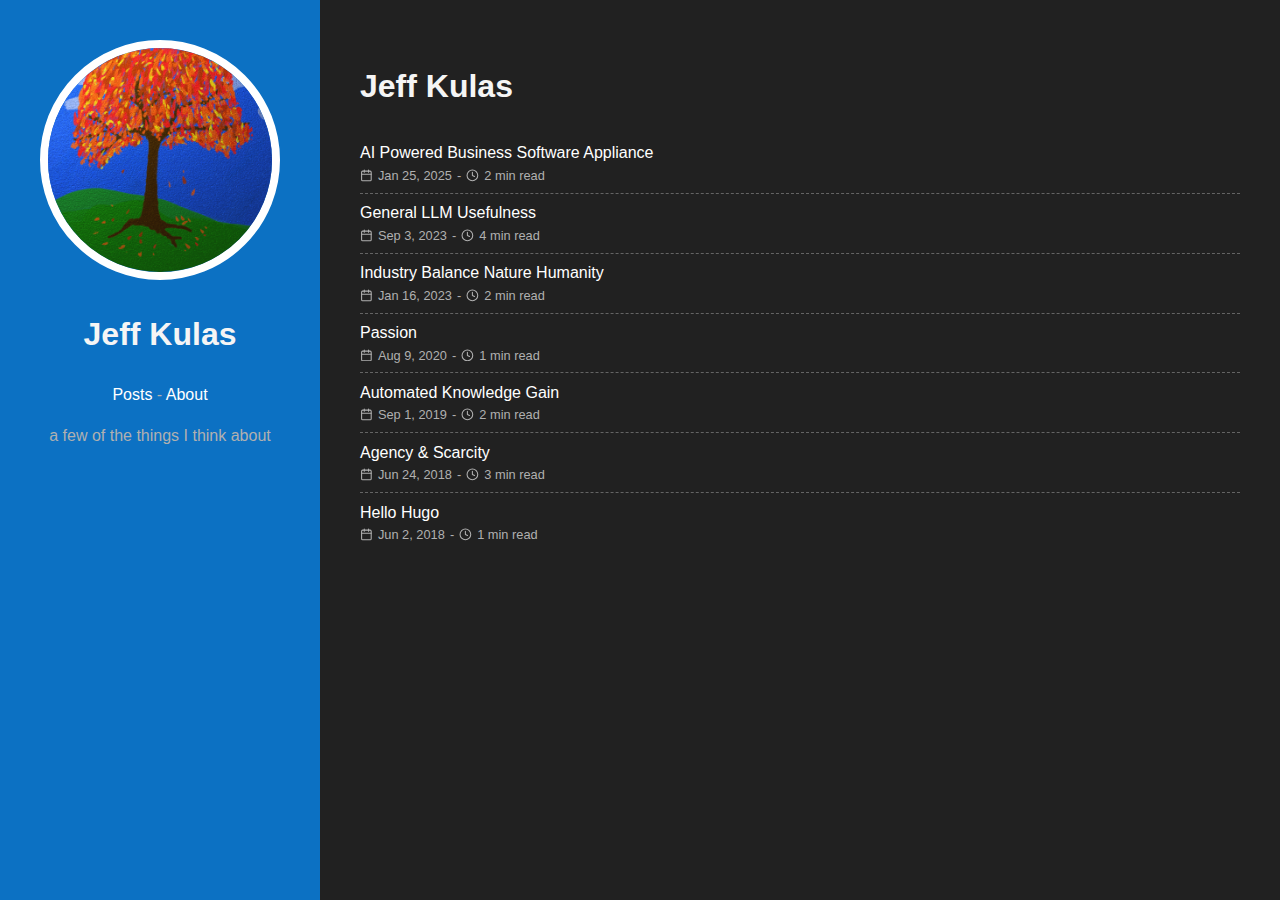
<file: index.html>
<!doctype html>
<html lang="en-us">
  <head>
    <title>Jeff Kulas</title>
    <link rel="shortcut icon" href="/favicon.png" />
    <meta charset="utf-8" />
    <meta name="generator" content="Hugo 0.92.2" />
    <meta name="viewport" content="width=device-width, initial-scale=1" />
    <meta name="author" content="Jeff Kulas" />
    <meta name="description" content="a few of the things I think about" />
    <link rel="stylesheet" href="/css/main.min.95625d1370452faa09dcc13a5a9e0a42950187732076dca0d13680999090d0a3.css" />

    
<script async src="https://www.googletagmanager.com/gtag/js?id=G-THB5V7F7KZ"></script>
<script>
var doNotTrack = false;
if (!doNotTrack) {
	window.dataLayer = window.dataLayer || [];
	function gtag(){dataLayer.push(arguments);}
	gtag('js', new Date());
	gtag('config', 'G-THB5V7F7KZ', { 'anonymize_ip': false });
}
</script>

    <meta name="twitter:card" content="summary"/>
<meta name="twitter:title" content="Jeff Kulas"/>
<meta name="twitter:description" content="a few of the things I think about"/>

    <meta property="og:title" content="Jeff Kulas" />
<meta property="og:description" content="a few of the things I think about" />
<meta property="og:type" content="website" />
<meta property="og:url" content="https://jeffkulas.com/" />



  </head>
  <body>
    <header class="app-header">
      <a href="https://jeffkulas.com/"><img class="app-header-avatar" src="/img/profilefalltree.png" alt="Jeff Kulas" /></a>
      <span class="app-header-title">Jeff Kulas</span>
      <nav class="app-header-menu">
          <a class="app-header-menu-item" href="/posts/">Posts</a>
             - 
          
          <a class="app-header-menu-item" href="/about/">About</a>
      </nav>
      <p>a few of the things I think about</p>
    </header>
    <main class="app-container">
      
  <article>
    <h1>Jeff Kulas</h1>
    <ul class="posts-list">
      
        <li class="posts-list-item">
          <a class="posts-list-item-title" href="https://jeffkulas.com/posts/sofware-appliance/">AI Powered Business Software Appliance</a>
          <span class="posts-list-item-description">
            <svg viewBox="0 0 24 24" fill="none" stroke="currentColor" stroke-width="2" stroke-linecap="round" stroke-linejoin="round" class="icon icon-calendar">
  <title>calendar</title>
  <rect x="3" y="4" width="18" height="18" rx="2" ry="2"></rect><line x1="16" y1="2" x2="16" y2="6"></line><line x1="8" y1="2" x2="8" y2="6"></line><line x1="3" y1="10" x2="21" y2="10"></line>
</svg>
            Jan 25, 2025
            <span class="posts-list-item-separator">-</span>
            <svg viewBox="0 0 24 24" fill="none" stroke="currentColor" stroke-width="2" stroke-linecap="round" stroke-linejoin="round" class="icon icon-clock">
  <title>clock</title>
  <circle cx="12" cy="12" r="10"></circle><polyline points="12 6 12 12 16 14"></polyline>
</svg>
            2 min read
          </span>
        </li>
      
        <li class="posts-list-item">
          <a class="posts-list-item-title" href="https://jeffkulas.com/posts/large-language-model/">General LLM Usefulness</a>
          <span class="posts-list-item-description">
            <svg viewBox="0 0 24 24" fill="none" stroke="currentColor" stroke-width="2" stroke-linecap="round" stroke-linejoin="round" class="icon icon-calendar">
  <title>calendar</title>
  <rect x="3" y="4" width="18" height="18" rx="2" ry="2"></rect><line x1="16" y1="2" x2="16" y2="6"></line><line x1="8" y1="2" x2="8" y2="6"></line><line x1="3" y1="10" x2="21" y2="10"></line>
</svg>
            Sep 3, 2023
            <span class="posts-list-item-separator">-</span>
            <svg viewBox="0 0 24 24" fill="none" stroke="currentColor" stroke-width="2" stroke-linecap="round" stroke-linejoin="round" class="icon icon-clock">
  <title>clock</title>
  <circle cx="12" cy="12" r="10"></circle><polyline points="12 6 12 12 16 14"></polyline>
</svg>
            4 min read
          </span>
        </li>
      
        <li class="posts-list-item">
          <a class="posts-list-item-title" href="https://jeffkulas.com/posts/industry-balance-nature-humanity/">Industry Balance Nature Humanity</a>
          <span class="posts-list-item-description">
            <svg viewBox="0 0 24 24" fill="none" stroke="currentColor" stroke-width="2" stroke-linecap="round" stroke-linejoin="round" class="icon icon-calendar">
  <title>calendar</title>
  <rect x="3" y="4" width="18" height="18" rx="2" ry="2"></rect><line x1="16" y1="2" x2="16" y2="6"></line><line x1="8" y1="2" x2="8" y2="6"></line><line x1="3" y1="10" x2="21" y2="10"></line>
</svg>
            Jan 16, 2023
            <span class="posts-list-item-separator">-</span>
            <svg viewBox="0 0 24 24" fill="none" stroke="currentColor" stroke-width="2" stroke-linecap="round" stroke-linejoin="round" class="icon icon-clock">
  <title>clock</title>
  <circle cx="12" cy="12" r="10"></circle><polyline points="12 6 12 12 16 14"></polyline>
</svg>
            2 min read
          </span>
        </li>
      
        <li class="posts-list-item">
          <a class="posts-list-item-title" href="https://jeffkulas.com/posts/passion/">Passion</a>
          <span class="posts-list-item-description">
            <svg viewBox="0 0 24 24" fill="none" stroke="currentColor" stroke-width="2" stroke-linecap="round" stroke-linejoin="round" class="icon icon-calendar">
  <title>calendar</title>
  <rect x="3" y="4" width="18" height="18" rx="2" ry="2"></rect><line x1="16" y1="2" x2="16" y2="6"></line><line x1="8" y1="2" x2="8" y2="6"></line><line x1="3" y1="10" x2="21" y2="10"></line>
</svg>
            Aug 9, 2020
            <span class="posts-list-item-separator">-</span>
            <svg viewBox="0 0 24 24" fill="none" stroke="currentColor" stroke-width="2" stroke-linecap="round" stroke-linejoin="round" class="icon icon-clock">
  <title>clock</title>
  <circle cx="12" cy="12" r="10"></circle><polyline points="12 6 12 12 16 14"></polyline>
</svg>
            1 min read
          </span>
        </li>
      
        <li class="posts-list-item">
          <a class="posts-list-item-title" href="https://jeffkulas.com/posts/automated-knowledge-gain/">Automated Knowledge Gain</a>
          <span class="posts-list-item-description">
            <svg viewBox="0 0 24 24" fill="none" stroke="currentColor" stroke-width="2" stroke-linecap="round" stroke-linejoin="round" class="icon icon-calendar">
  <title>calendar</title>
  <rect x="3" y="4" width="18" height="18" rx="2" ry="2"></rect><line x1="16" y1="2" x2="16" y2="6"></line><line x1="8" y1="2" x2="8" y2="6"></line><line x1="3" y1="10" x2="21" y2="10"></line>
</svg>
            Sep 1, 2019
            <span class="posts-list-item-separator">-</span>
            <svg viewBox="0 0 24 24" fill="none" stroke="currentColor" stroke-width="2" stroke-linecap="round" stroke-linejoin="round" class="icon icon-clock">
  <title>clock</title>
  <circle cx="12" cy="12" r="10"></circle><polyline points="12 6 12 12 16 14"></polyline>
</svg>
            2 min read
          </span>
        </li>
      
        <li class="posts-list-item">
          <a class="posts-list-item-title" href="https://jeffkulas.com/posts/agency-and-scarcity/">Agency &amp; Scarcity</a>
          <span class="posts-list-item-description">
            <svg viewBox="0 0 24 24" fill="none" stroke="currentColor" stroke-width="2" stroke-linecap="round" stroke-linejoin="round" class="icon icon-calendar">
  <title>calendar</title>
  <rect x="3" y="4" width="18" height="18" rx="2" ry="2"></rect><line x1="16" y1="2" x2="16" y2="6"></line><line x1="8" y1="2" x2="8" y2="6"></line><line x1="3" y1="10" x2="21" y2="10"></line>
</svg>
            Jun 24, 2018
            <span class="posts-list-item-separator">-</span>
            <svg viewBox="0 0 24 24" fill="none" stroke="currentColor" stroke-width="2" stroke-linecap="round" stroke-linejoin="round" class="icon icon-clock">
  <title>clock</title>
  <circle cx="12" cy="12" r="10"></circle><polyline points="12 6 12 12 16 14"></polyline>
</svg>
            3 min read
          </span>
        </li>
      
        <li class="posts-list-item">
          <a class="posts-list-item-title" href="https://jeffkulas.com/posts/hello-hugo/">Hello Hugo</a>
          <span class="posts-list-item-description">
            <svg viewBox="0 0 24 24" fill="none" stroke="currentColor" stroke-width="2" stroke-linecap="round" stroke-linejoin="round" class="icon icon-calendar">
  <title>calendar</title>
  <rect x="3" y="4" width="18" height="18" rx="2" ry="2"></rect><line x1="16" y1="2" x2="16" y2="6"></line><line x1="8" y1="2" x2="8" y2="6"></line><line x1="3" y1="10" x2="21" y2="10"></line>
</svg>
            Jun 2, 2018
            <span class="posts-list-item-separator">-</span>
            <svg viewBox="0 0 24 24" fill="none" stroke="currentColor" stroke-width="2" stroke-linecap="round" stroke-linejoin="round" class="icon icon-clock">
  <title>clock</title>
  <circle cx="12" cy="12" r="10"></circle><polyline points="12 6 12 12 16 14"></polyline>
</svg>
            1 min read
          </span>
        </li>
      
    </ul>
    



  </article>

    </main>
  </body>
</html>
</file>
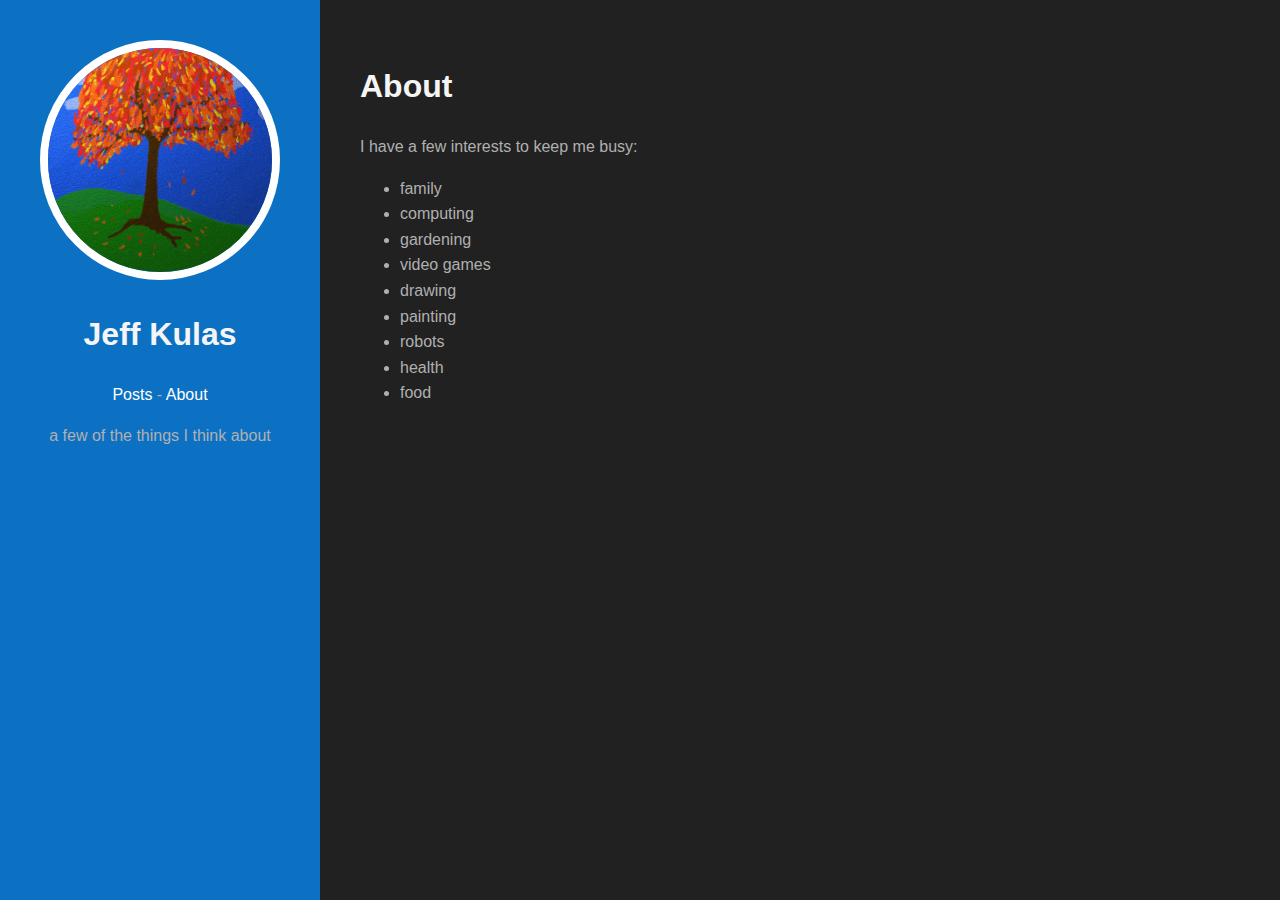
<file: about/index.html>
<!doctype html>
<html lang="en-us">
  <head>
    <title>About // Jeff Kulas</title>
    <link rel="shortcut icon" href="/favicon.png" />
    <meta charset="utf-8" />
    <meta name="generator" content="Hugo 0.92.2" />
    <meta name="viewport" content="width=device-width, initial-scale=1" />
    <meta name="author" content="Jeff Kulas" />
    <meta name="description" content="" />
    <link rel="stylesheet" href="/css/main.min.95625d1370452faa09dcc13a5a9e0a42950187732076dca0d13680999090d0a3.css" />

    
<script async src="https://www.googletagmanager.com/gtag/js?id=G-THB5V7F7KZ"></script>
<script>
var doNotTrack = false;
if (!doNotTrack) {
	window.dataLayer = window.dataLayer || [];
	function gtag(){dataLayer.push(arguments);}
	gtag('js', new Date());
	gtag('config', 'G-THB5V7F7KZ', { 'anonymize_ip': false });
}
</script>

    <meta name="twitter:card" content="summary"/>
<meta name="twitter:title" content="About"/>
<meta name="twitter:description" content="I have a few interests to keep me busy:
 family computing gardening video games drawing painting robots health food  "/>

    <meta property="og:title" content="About" />
<meta property="og:description" content="I have a few interests to keep me busy:
 family computing gardening video games drawing painting robots health food  " />
<meta property="og:type" content="article" />
<meta property="og:url" content="https://jeffkulas.com/about/" /><meta property="article:section" content="" />
<meta property="article:published_time" content="2018-06-02T22:21:24-07:00" />
<meta property="article:modified_time" content="2018-06-02T22:21:24-07:00" />



  </head>
  <body>
    <header class="app-header">
      <a href="https://jeffkulas.com/"><img class="app-header-avatar" src="/img/profilefalltree.png" alt="Jeff Kulas" /></a>
      <span class="app-header-title">Jeff Kulas</span>
      <nav class="app-header-menu">
          <a class="app-header-menu-item" href="/posts/">Posts</a>
             - 
          
          <a class="app-header-menu-item" href="/about/">About</a>
      </nav>
      <p>a few of the things I think about</p>
    </header>
    <main class="app-container">
      
  <article class="post">
    <header class="post-header">
      <h1 class ="post-title">About</h1>
    </header>
    <div class="post-content">
      <p>I have a few interests to keep me busy:</p>
<ul>
<li>family</li>
<li>computing</li>
<li>gardening</li>
<li>video games</li>
<li>drawing</li>
<li>painting</li>
<li>robots</li>
<li>health</li>
<li>food</li>
</ul>

    </div>
    <div class="post-footer">
      
    </div>
  </article>

    </main>
  </body>
</html>
</file>
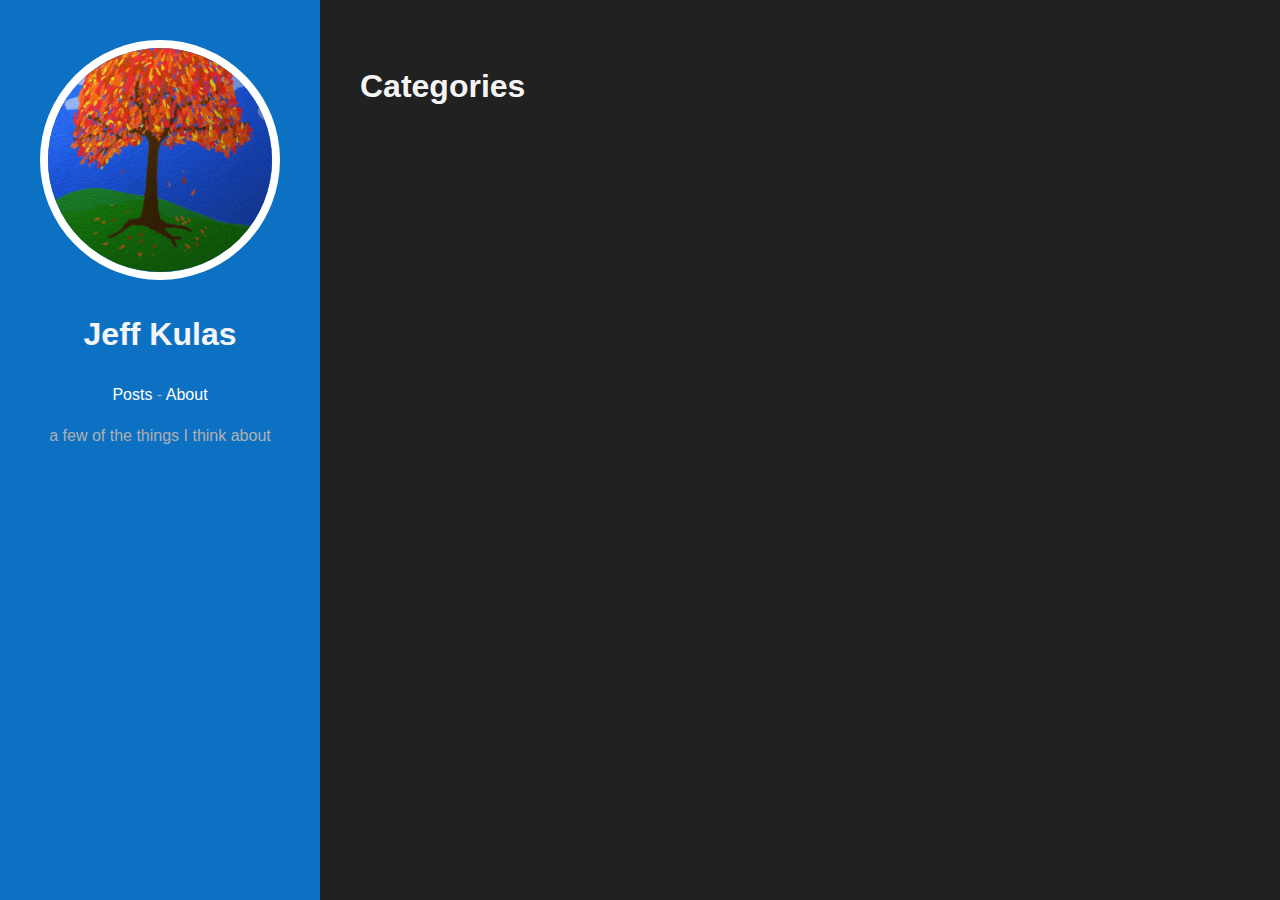
<file: categories/index.html>
<!doctype html>
<html lang="en-us">
  <head>
    <title>Categories // Jeff Kulas</title>
    <link rel="shortcut icon" href="/favicon.png" />
    <meta charset="utf-8" />
    <meta name="generator" content="Hugo 0.92.2" />
    <meta name="viewport" content="width=device-width, initial-scale=1" />
    <meta name="author" content="Jeff Kulas" />
    <meta name="description" content="" />
    <link rel="stylesheet" href="/css/main.min.95625d1370452faa09dcc13a5a9e0a42950187732076dca0d13680999090d0a3.css" />

    
<script async src="https://www.googletagmanager.com/gtag/js?id=G-THB5V7F7KZ"></script>
<script>
var doNotTrack = false;
if (!doNotTrack) {
	window.dataLayer = window.dataLayer || [];
	function gtag(){dataLayer.push(arguments);}
	gtag('js', new Date());
	gtag('config', 'G-THB5V7F7KZ', { 'anonymize_ip': false });
}
</script>

    <meta name="twitter:card" content="summary"/>
<meta name="twitter:title" content="Categories"/>
<meta name="twitter:description" content="a few of the things I think about"/>

    <meta property="og:title" content="Categories" />
<meta property="og:description" content="a few of the things I think about" />
<meta property="og:type" content="website" />
<meta property="og:url" content="https://jeffkulas.com/categories/" />



  </head>
  <body>
    <header class="app-header">
      <a href="https://jeffkulas.com/"><img class="app-header-avatar" src="/img/profilefalltree.png" alt="Jeff Kulas" /></a>
      <span class="app-header-title">Jeff Kulas</span>
      <nav class="app-header-menu">
          <a class="app-header-menu-item" href="/posts/">Posts</a>
             - 
          
          <a class="app-header-menu-item" href="/about/">About</a>
      </nav>
      <p>a few of the things I think about</p>
    </header>
    <main class="app-container">
      
  <article>
    <h1>Categories</h1>
    <ul class="tags-list">
      
    </ul>
  </article>

    </main>
  </body>
</html>
</file>
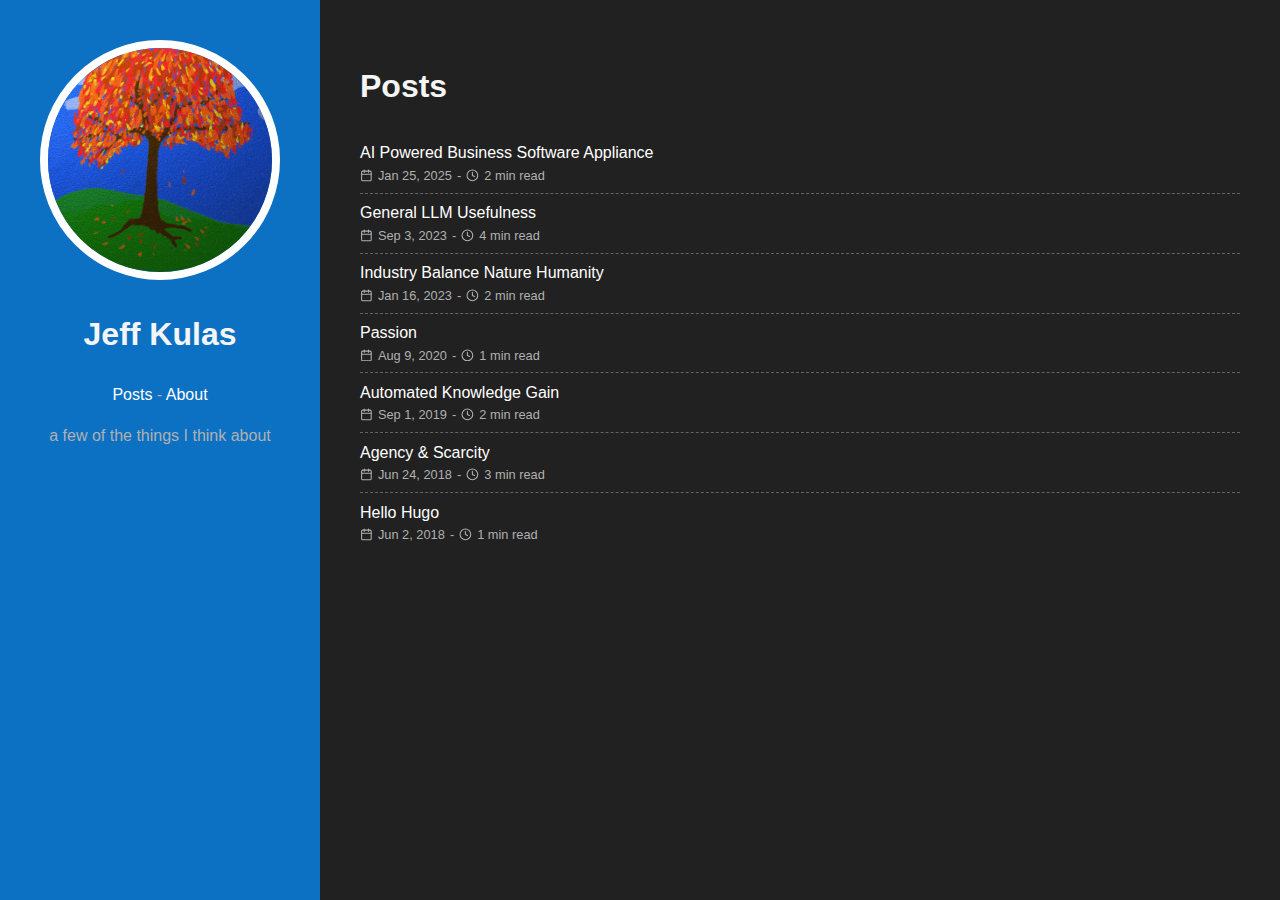
<file: posts/index.html>
<!doctype html>
<html lang="en-us">
  <head>
    <title>Posts // Jeff Kulas</title>
    <link rel="shortcut icon" href="/favicon.png" />
    <meta charset="utf-8" />
    <meta name="generator" content="Hugo 0.92.2" />
    <meta name="viewport" content="width=device-width, initial-scale=1" />
    <meta name="author" content="Jeff Kulas" />
    <meta name="description" content="" />
    <link rel="stylesheet" href="/css/main.min.95625d1370452faa09dcc13a5a9e0a42950187732076dca0d13680999090d0a3.css" />

    
<script async src="https://www.googletagmanager.com/gtag/js?id=G-THB5V7F7KZ"></script>
<script>
var doNotTrack = false;
if (!doNotTrack) {
	window.dataLayer = window.dataLayer || [];
	function gtag(){dataLayer.push(arguments);}
	gtag('js', new Date());
	gtag('config', 'G-THB5V7F7KZ', { 'anonymize_ip': false });
}
</script>

    <meta name="twitter:card" content="summary"/>
<meta name="twitter:title" content="Posts"/>
<meta name="twitter:description" content="a few of the things I think about"/>

    <meta property="og:title" content="Posts" />
<meta property="og:description" content="a few of the things I think about" />
<meta property="og:type" content="website" />
<meta property="og:url" content="https://jeffkulas.com/posts/" />



  </head>
  <body>
    <header class="app-header">
      <a href="https://jeffkulas.com/"><img class="app-header-avatar" src="/img/profilefalltree.png" alt="Jeff Kulas" /></a>
      <span class="app-header-title">Jeff Kulas</span>
      <nav class="app-header-menu">
          <a class="app-header-menu-item" href="/posts/">Posts</a>
             - 
          
          <a class="app-header-menu-item" href="/about/">About</a>
      </nav>
      <p>a few of the things I think about</p>
    </header>
    <main class="app-container">
      
  <article>
    <h1>Posts</h1>
    <ul class="posts-list">
      
        <li class="posts-list-item">
          <a class="posts-list-item-title" href="https://jeffkulas.com/posts/sofware-appliance/">AI Powered Business Software Appliance</a>
          <span class="posts-list-item-description">
            <svg viewBox="0 0 24 24" fill="none" stroke="currentColor" stroke-width="2" stroke-linecap="round" stroke-linejoin="round" class="icon icon-calendar">
  <title>calendar</title>
  <rect x="3" y="4" width="18" height="18" rx="2" ry="2"></rect><line x1="16" y1="2" x2="16" y2="6"></line><line x1="8" y1="2" x2="8" y2="6"></line><line x1="3" y1="10" x2="21" y2="10"></line>
</svg>
            Jan 25, 2025
            <span class="posts-list-item-separator">-</span>
            <svg viewBox="0 0 24 24" fill="none" stroke="currentColor" stroke-width="2" stroke-linecap="round" stroke-linejoin="round" class="icon icon-clock">
  <title>clock</title>
  <circle cx="12" cy="12" r="10"></circle><polyline points="12 6 12 12 16 14"></polyline>
</svg>
            2 min read
          </span>
        </li>
      
        <li class="posts-list-item">
          <a class="posts-list-item-title" href="https://jeffkulas.com/posts/large-language-model/">General LLM Usefulness</a>
          <span class="posts-list-item-description">
            <svg viewBox="0 0 24 24" fill="none" stroke="currentColor" stroke-width="2" stroke-linecap="round" stroke-linejoin="round" class="icon icon-calendar">
  <title>calendar</title>
  <rect x="3" y="4" width="18" height="18" rx="2" ry="2"></rect><line x1="16" y1="2" x2="16" y2="6"></line><line x1="8" y1="2" x2="8" y2="6"></line><line x1="3" y1="10" x2="21" y2="10"></line>
</svg>
            Sep 3, 2023
            <span class="posts-list-item-separator">-</span>
            <svg viewBox="0 0 24 24" fill="none" stroke="currentColor" stroke-width="2" stroke-linecap="round" stroke-linejoin="round" class="icon icon-clock">
  <title>clock</title>
  <circle cx="12" cy="12" r="10"></circle><polyline points="12 6 12 12 16 14"></polyline>
</svg>
            4 min read
          </span>
        </li>
      
        <li class="posts-list-item">
          <a class="posts-list-item-title" href="https://jeffkulas.com/posts/industry-balance-nature-humanity/">Industry Balance Nature Humanity</a>
          <span class="posts-list-item-description">
            <svg viewBox="0 0 24 24" fill="none" stroke="currentColor" stroke-width="2" stroke-linecap="round" stroke-linejoin="round" class="icon icon-calendar">
  <title>calendar</title>
  <rect x="3" y="4" width="18" height="18" rx="2" ry="2"></rect><line x1="16" y1="2" x2="16" y2="6"></line><line x1="8" y1="2" x2="8" y2="6"></line><line x1="3" y1="10" x2="21" y2="10"></line>
</svg>
            Jan 16, 2023
            <span class="posts-list-item-separator">-</span>
            <svg viewBox="0 0 24 24" fill="none" stroke="currentColor" stroke-width="2" stroke-linecap="round" stroke-linejoin="round" class="icon icon-clock">
  <title>clock</title>
  <circle cx="12" cy="12" r="10"></circle><polyline points="12 6 12 12 16 14"></polyline>
</svg>
            2 min read
          </span>
        </li>
      
        <li class="posts-list-item">
          <a class="posts-list-item-title" href="https://jeffkulas.com/posts/passion/">Passion</a>
          <span class="posts-list-item-description">
            <svg viewBox="0 0 24 24" fill="none" stroke="currentColor" stroke-width="2" stroke-linecap="round" stroke-linejoin="round" class="icon icon-calendar">
  <title>calendar</title>
  <rect x="3" y="4" width="18" height="18" rx="2" ry="2"></rect><line x1="16" y1="2" x2="16" y2="6"></line><line x1="8" y1="2" x2="8" y2="6"></line><line x1="3" y1="10" x2="21" y2="10"></line>
</svg>
            Aug 9, 2020
            <span class="posts-list-item-separator">-</span>
            <svg viewBox="0 0 24 24" fill="none" stroke="currentColor" stroke-width="2" stroke-linecap="round" stroke-linejoin="round" class="icon icon-clock">
  <title>clock</title>
  <circle cx="12" cy="12" r="10"></circle><polyline points="12 6 12 12 16 14"></polyline>
</svg>
            1 min read
          </span>
        </li>
      
        <li class="posts-list-item">
          <a class="posts-list-item-title" href="https://jeffkulas.com/posts/automated-knowledge-gain/">Automated Knowledge Gain</a>
          <span class="posts-list-item-description">
            <svg viewBox="0 0 24 24" fill="none" stroke="currentColor" stroke-width="2" stroke-linecap="round" stroke-linejoin="round" class="icon icon-calendar">
  <title>calendar</title>
  <rect x="3" y="4" width="18" height="18" rx="2" ry="2"></rect><line x1="16" y1="2" x2="16" y2="6"></line><line x1="8" y1="2" x2="8" y2="6"></line><line x1="3" y1="10" x2="21" y2="10"></line>
</svg>
            Sep 1, 2019
            <span class="posts-list-item-separator">-</span>
            <svg viewBox="0 0 24 24" fill="none" stroke="currentColor" stroke-width="2" stroke-linecap="round" stroke-linejoin="round" class="icon icon-clock">
  <title>clock</title>
  <circle cx="12" cy="12" r="10"></circle><polyline points="12 6 12 12 16 14"></polyline>
</svg>
            2 min read
          </span>
        </li>
      
        <li class="posts-list-item">
          <a class="posts-list-item-title" href="https://jeffkulas.com/posts/agency-and-scarcity/">Agency &amp; Scarcity</a>
          <span class="posts-list-item-description">
            <svg viewBox="0 0 24 24" fill="none" stroke="currentColor" stroke-width="2" stroke-linecap="round" stroke-linejoin="round" class="icon icon-calendar">
  <title>calendar</title>
  <rect x="3" y="4" width="18" height="18" rx="2" ry="2"></rect><line x1="16" y1="2" x2="16" y2="6"></line><line x1="8" y1="2" x2="8" y2="6"></line><line x1="3" y1="10" x2="21" y2="10"></line>
</svg>
            Jun 24, 2018
            <span class="posts-list-item-separator">-</span>
            <svg viewBox="0 0 24 24" fill="none" stroke="currentColor" stroke-width="2" stroke-linecap="round" stroke-linejoin="round" class="icon icon-clock">
  <title>clock</title>
  <circle cx="12" cy="12" r="10"></circle><polyline points="12 6 12 12 16 14"></polyline>
</svg>
            3 min read
          </span>
        </li>
      
        <li class="posts-list-item">
          <a class="posts-list-item-title" href="https://jeffkulas.com/posts/hello-hugo/">Hello Hugo</a>
          <span class="posts-list-item-description">
            <svg viewBox="0 0 24 24" fill="none" stroke="currentColor" stroke-width="2" stroke-linecap="round" stroke-linejoin="round" class="icon icon-calendar">
  <title>calendar</title>
  <rect x="3" y="4" width="18" height="18" rx="2" ry="2"></rect><line x1="16" y1="2" x2="16" y2="6"></line><line x1="8" y1="2" x2="8" y2="6"></line><line x1="3" y1="10" x2="21" y2="10"></line>
</svg>
            Jun 2, 2018
            <span class="posts-list-item-separator">-</span>
            <svg viewBox="0 0 24 24" fill="none" stroke="currentColor" stroke-width="2" stroke-linecap="round" stroke-linejoin="round" class="icon icon-clock">
  <title>clock</title>
  <circle cx="12" cy="12" r="10"></circle><polyline points="12 6 12 12 16 14"></polyline>
</svg>
            1 min read
          </span>
        </li>
      
    </ul>
    



  </article>

    </main>
  </body>
</html>
</file>
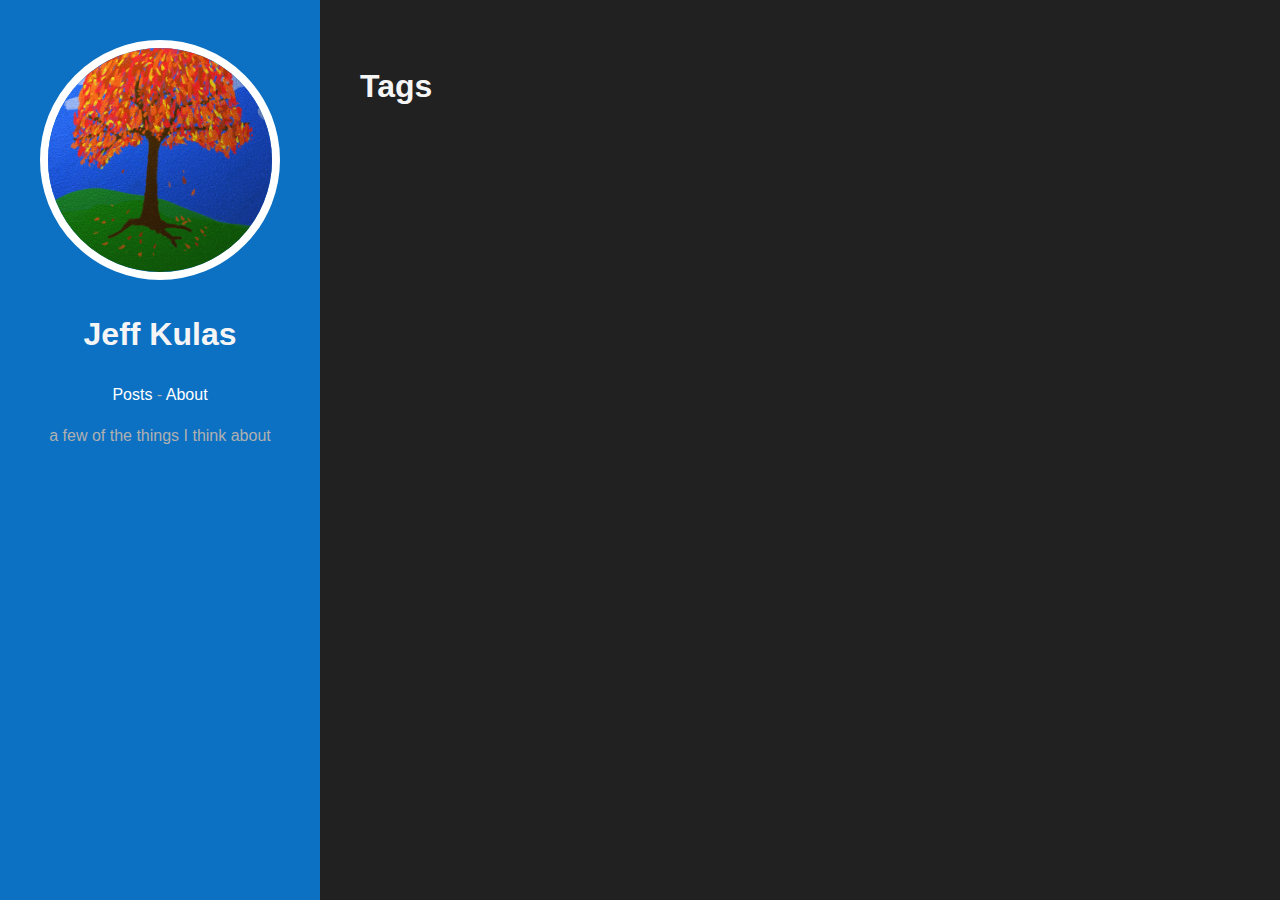
<file: tags/index.html>
<!doctype html>
<html lang="en-us">
  <head>
    <title>Tags // Jeff Kulas</title>
    <link rel="shortcut icon" href="/favicon.png" />
    <meta charset="utf-8" />
    <meta name="generator" content="Hugo 0.92.2" />
    <meta name="viewport" content="width=device-width, initial-scale=1" />
    <meta name="author" content="Jeff Kulas" />
    <meta name="description" content="" />
    <link rel="stylesheet" href="/css/main.min.95625d1370452faa09dcc13a5a9e0a42950187732076dca0d13680999090d0a3.css" />

    
<script async src="https://www.googletagmanager.com/gtag/js?id=G-THB5V7F7KZ"></script>
<script>
var doNotTrack = false;
if (!doNotTrack) {
	window.dataLayer = window.dataLayer || [];
	function gtag(){dataLayer.push(arguments);}
	gtag('js', new Date());
	gtag('config', 'G-THB5V7F7KZ', { 'anonymize_ip': false });
}
</script>

    <meta name="twitter:card" content="summary"/>
<meta name="twitter:title" content="Tags"/>
<meta name="twitter:description" content="a few of the things I think about"/>

    <meta property="og:title" content="Tags" />
<meta property="og:description" content="a few of the things I think about" />
<meta property="og:type" content="website" />
<meta property="og:url" content="https://jeffkulas.com/tags/" />



  </head>
  <body>
    <header class="app-header">
      <a href="https://jeffkulas.com/"><img class="app-header-avatar" src="/img/profilefalltree.png" alt="Jeff Kulas" /></a>
      <span class="app-header-title">Jeff Kulas</span>
      <nav class="app-header-menu">
          <a class="app-header-menu-item" href="/posts/">Posts</a>
             - 
          
          <a class="app-header-menu-item" href="/about/">About</a>
      </nav>
      <p>a few of the things I think about</p>
    </header>
    <main class="app-container">
      
  <article>
    <h1>Tags</h1>
    <ul class="tags-list">
      
    </ul>
  </article>

    </main>
  </body>
</html>
</file>
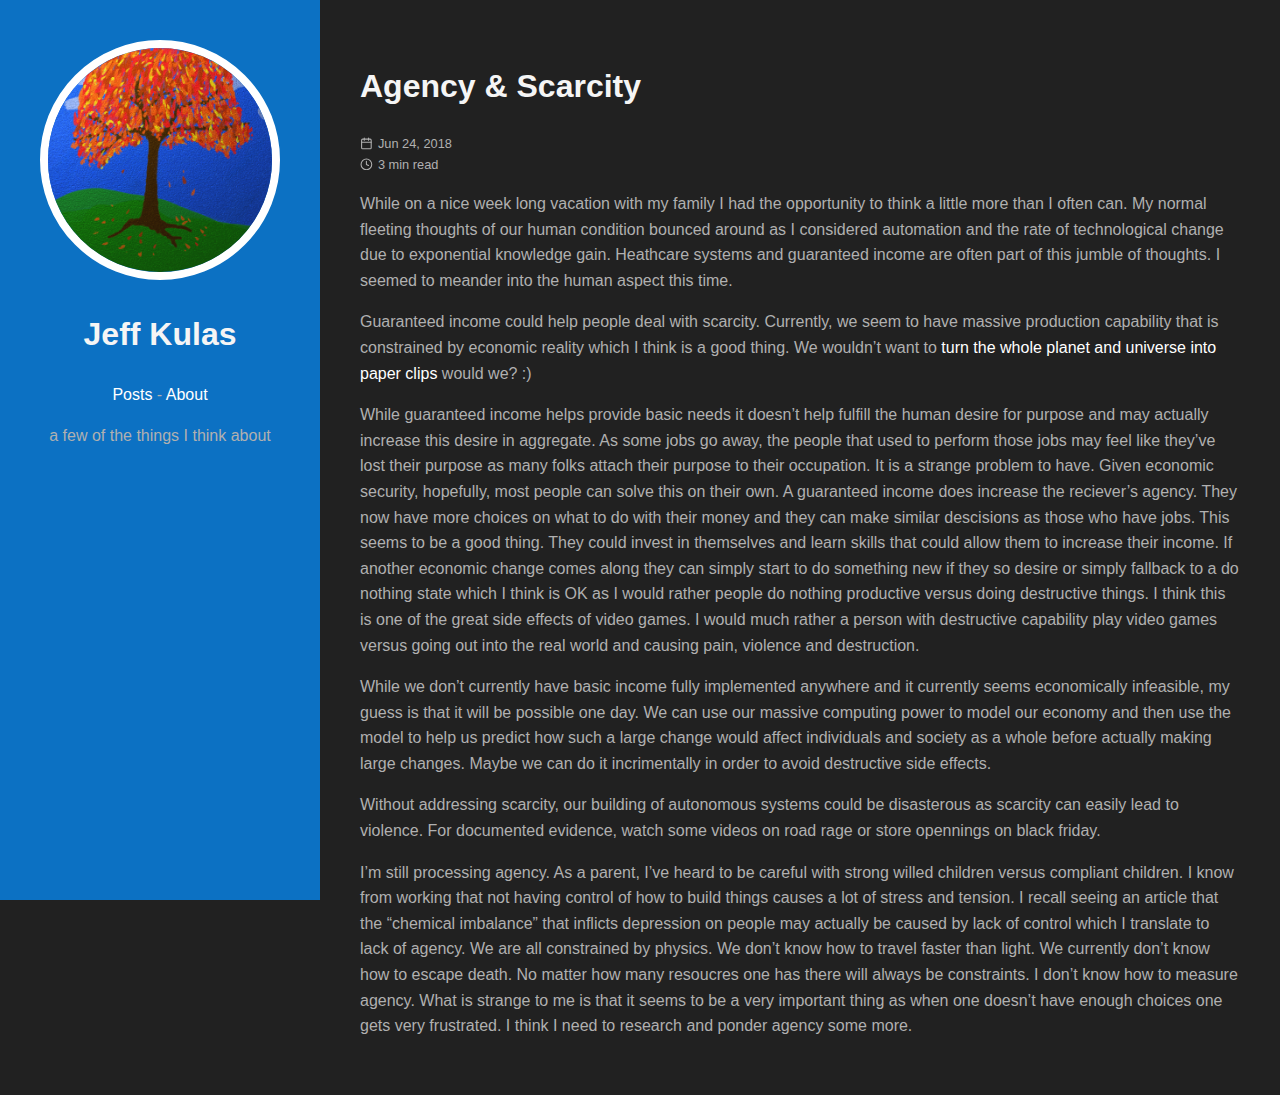
<file: posts/agency-and-scarcity/index.html>
<!doctype html>
<html lang="en-us">
  <head>
    <title>Agency &amp; Scarcity // Jeff Kulas</title>
    <link rel="shortcut icon" href="/favicon.png" />
    <meta charset="utf-8" />
    <meta name="generator" content="Hugo 0.92.2" />
    <meta name="viewport" content="width=device-width, initial-scale=1" />
    <meta name="author" content="Jeff Kulas" />
    <meta name="description" content="" />
    <link rel="stylesheet" href="/css/main.min.95625d1370452faa09dcc13a5a9e0a42950187732076dca0d13680999090d0a3.css" />

    
<script async src="https://www.googletagmanager.com/gtag/js?id=G-THB5V7F7KZ"></script>
<script>
var doNotTrack = false;
if (!doNotTrack) {
	window.dataLayer = window.dataLayer || [];
	function gtag(){dataLayer.push(arguments);}
	gtag('js', new Date());
	gtag('config', 'G-THB5V7F7KZ', { 'anonymize_ip': false });
}
</script>

    <meta name="twitter:card" content="summary"/>
<meta name="twitter:title" content="Agency &amp; Scarcity"/>
<meta name="twitter:description" content="While on a nice week long vacation with my family I had the opportunity to think a little more than I often can. My normal fleeting thoughts of our human condition bounced around as I considered automation and the rate of technological change due to exponential knowledge gain. Heathcare systems and guaranteed income are often part of this jumble of thoughts. I seemed to meander into the human aspect this time."/>

    <meta property="og:title" content="Agency &amp; Scarcity" />
<meta property="og:description" content="While on a nice week long vacation with my family I had the opportunity to think a little more than I often can. My normal fleeting thoughts of our human condition bounced around as I considered automation and the rate of technological change due to exponential knowledge gain. Heathcare systems and guaranteed income are often part of this jumble of thoughts. I seemed to meander into the human aspect this time." />
<meta property="og:type" content="article" />
<meta property="og:url" content="https://jeffkulas.com/posts/agency-and-scarcity/" /><meta property="article:section" content="posts" />
<meta property="article:published_time" content="2018-06-24T10:34:27-07:00" />
<meta property="article:modified_time" content="2018-06-24T10:34:27-07:00" />



  </head>
  <body>
    <header class="app-header">
      <a href="https://jeffkulas.com/"><img class="app-header-avatar" src="/img/profilefalltree.png" alt="Jeff Kulas" /></a>
      <span class="app-header-title">Jeff Kulas</span>
      <nav class="app-header-menu">
          <a class="app-header-menu-item" href="/posts/">Posts</a>
             - 
          
          <a class="app-header-menu-item" href="/about/">About</a>
      </nav>
      <p>a few of the things I think about</p>
    </header>
    <main class="app-container">
      
  <article class="post">
    <header class="post-header">
      <h1 class ="post-title">Agency &amp; Scarcity</h1>
      <div class="post-meta">
        <div>
          <svg viewBox="0 0 24 24" fill="none" stroke="currentColor" stroke-width="2" stroke-linecap="round" stroke-linejoin="round" class="icon icon-calendar">
  <title>calendar</title>
  <rect x="3" y="4" width="18" height="18" rx="2" ry="2"></rect><line x1="16" y1="2" x2="16" y2="6"></line><line x1="8" y1="2" x2="8" y2="6"></line><line x1="3" y1="10" x2="21" y2="10"></line>
</svg>
          Jun 24, 2018
        </div>
        <div>
          <svg viewBox="0 0 24 24" fill="none" stroke="currentColor" stroke-width="2" stroke-linecap="round" stroke-linejoin="round" class="icon icon-clock">
  <title>clock</title>
  <circle cx="12" cy="12" r="10"></circle><polyline points="12 6 12 12 16 14"></polyline>
</svg>
          3 min read
        </div>
      </div>
    </header>
    <div class="post-content">
      <p>While on a nice week long vacation with my family I had the opportunity to think a little more than I often can. My normal fleeting thoughts of our human condition bounced
around as I considered automation and the rate of technological change due to exponential knowledge gain. Heathcare systems and guaranteed income are often part of this jumble of thoughts.
I seemed to meander into the human aspect this time.</p>
<p>Guaranteed income could help people deal with scarcity. Currently, we seem to have massive production capability that is constrained by economic reality which I think is a good thing.
We wouldn&rsquo;t want to <a href="http://www.decisionproblem.com/paperclips/index2.html">turn the whole planet and universe into paper clips</a> would we? :)</p>
<p>While guaranteed income helps provide basic needs it doesn&rsquo;t help fulfill the human desire for purpose and may actually increase this desire in aggregate. As some jobs go away, the people that used to
perform those jobs may feel like they&rsquo;ve lost their purpose as many folks attach their purpose to their occupation. It is a strange problem to have. Given economic security, hopefully, most people
can solve this on their own. A guaranteed income does increase the reciever&rsquo;s agency. They now have more choices on what to do with their money and they can make similar descisions as those who have jobs.
This seems to be a good thing. They could invest in themselves and learn skills that could allow them to increase their income. If another economic change comes along they can simply start to do something new if they so desire
or simply fallback to a do nothing state which I think is OK as I would rather people do nothing productive versus doing destructive things. I think this is one of the great side effects of video games. I would
much rather a person with destructive capability play video games versus going out into the real world and causing pain, violence and destruction.</p>
<p>While we don&rsquo;t currently have basic income fully implemented anywhere and it currently seems economically infeasible, my guess is that it will be possible one day. We can use our massive computing power to model
our economy and then use the model to help us predict how such a large change would affect individuals and society as a whole before actually making large changes. Maybe we can do it incrimentally in order to avoid
destructive side effects.</p>
<p>Without addressing scarcity, our building of autonomous systems could be disasterous as scarcity can easily lead to violence. For documented evidence, watch some videos on road rage or store opennings on black friday.</p>
<p>I&rsquo;m still processing agency. As a parent, I&rsquo;ve heard to be careful with strong willed children versus compliant children. I know from working that not having control of how to build things causes a lot of stress
and tension. I recall seeing an article that the &ldquo;chemical imbalance&rdquo; that inflicts depression on people may actually be caused by lack of control which I translate to lack of agency. We are all constrained by physics.
We don&rsquo;t know how to travel faster than light. We currently don&rsquo;t know how to escape death. No matter how many resoucres one has there will always be constraints. I don&rsquo;t know how to measure agency. What is strange to me
is that it seems to be a very important thing as when one doesn&rsquo;t have enough choices one gets very frustrated. I think I need to research and ponder agency some more.</p>

    </div>
    <div class="post-footer">
      
    </div>
  </article>

    </main>
  </body>
</html>
</file>
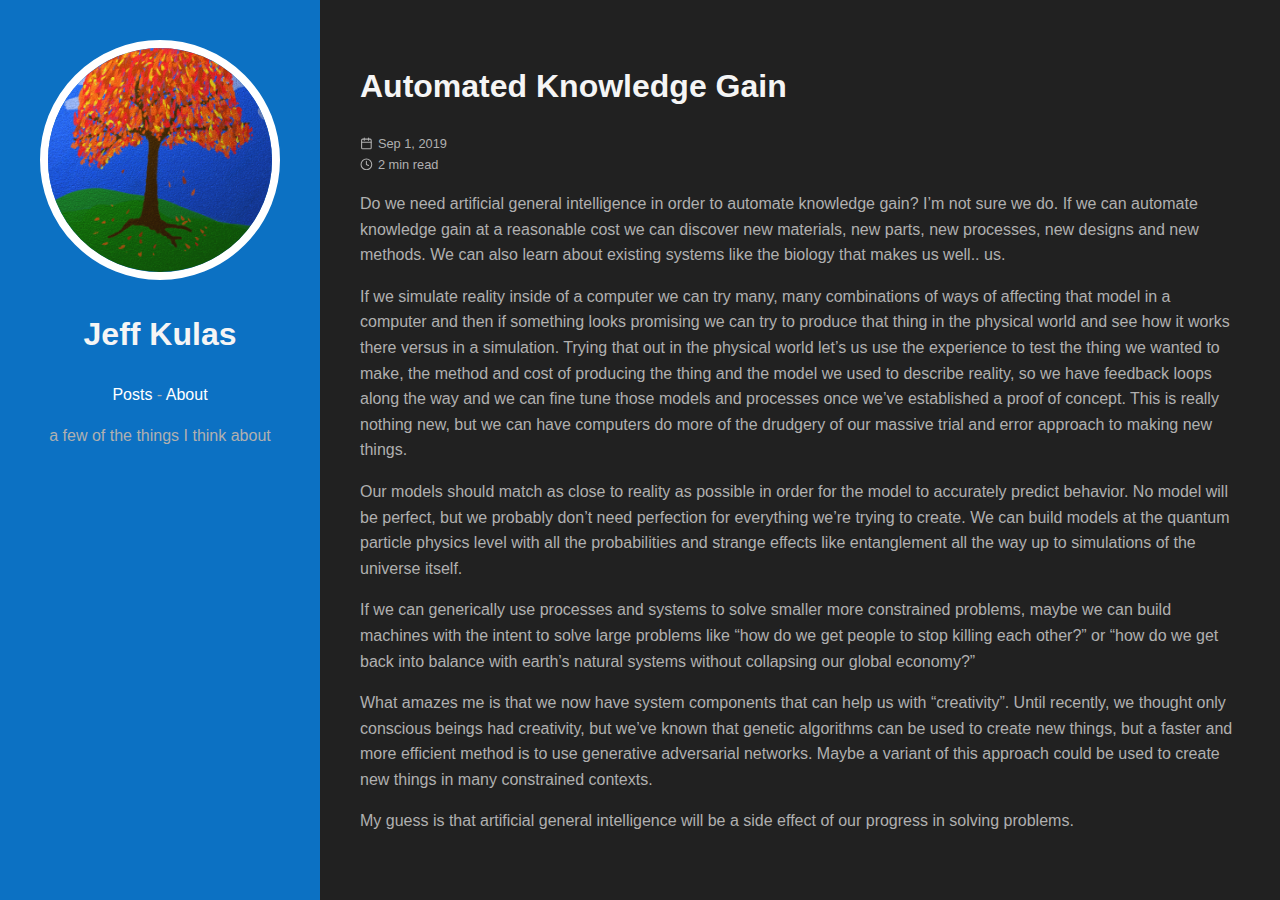
<file: posts/automated-knowledge-gain/index.html>
<!doctype html>
<html lang="en-us">
  <head>
    <title>Automated Knowledge Gain // Jeff Kulas</title>
    <link rel="shortcut icon" href="/favicon.png" />
    <meta charset="utf-8" />
    <meta name="generator" content="Hugo 0.92.2" />
    <meta name="viewport" content="width=device-width, initial-scale=1" />
    <meta name="author" content="Jeff Kulas" />
    <meta name="description" content="" />
    <link rel="stylesheet" href="/css/main.min.95625d1370452faa09dcc13a5a9e0a42950187732076dca0d13680999090d0a3.css" />

    
<script async src="https://www.googletagmanager.com/gtag/js?id=G-THB5V7F7KZ"></script>
<script>
var doNotTrack = false;
if (!doNotTrack) {
	window.dataLayer = window.dataLayer || [];
	function gtag(){dataLayer.push(arguments);}
	gtag('js', new Date());
	gtag('config', 'G-THB5V7F7KZ', { 'anonymize_ip': false });
}
</script>

    <meta name="twitter:card" content="summary"/>
<meta name="twitter:title" content="Automated Knowledge Gain"/>
<meta name="twitter:description" content="Do we need artificial general intelligence in order to automate knowledge gain? I&rsquo;m not sure we do. If we can automate knowledge gain at a reasonable cost we can discover new materials, new parts, new processes, new designs and new methods. We can also learn about existing systems like the biology that makes us well.. us.
If we simulate reality inside of a computer we can try many, many combinations of ways of affecting that model in a computer and then if something looks promising we can try to produce that thing in the physical world and see how it works there versus in a simulation."/>

    <meta property="og:title" content="Automated Knowledge Gain" />
<meta property="og:description" content="Do we need artificial general intelligence in order to automate knowledge gain? I&rsquo;m not sure we do. If we can automate knowledge gain at a reasonable cost we can discover new materials, new parts, new processes, new designs and new methods. We can also learn about existing systems like the biology that makes us well.. us.
If we simulate reality inside of a computer we can try many, many combinations of ways of affecting that model in a computer and then if something looks promising we can try to produce that thing in the physical world and see how it works there versus in a simulation." />
<meta property="og:type" content="article" />
<meta property="og:url" content="https://jeffkulas.com/posts/automated-knowledge-gain/" /><meta property="article:section" content="posts" />
<meta property="article:published_time" content="2019-09-01T08:44:44-07:00" />
<meta property="article:modified_time" content="2019-09-01T08:44:44-07:00" />



  </head>
  <body>
    <header class="app-header">
      <a href="https://jeffkulas.com/"><img class="app-header-avatar" src="/img/profilefalltree.png" alt="Jeff Kulas" /></a>
      <span class="app-header-title">Jeff Kulas</span>
      <nav class="app-header-menu">
          <a class="app-header-menu-item" href="/posts/">Posts</a>
             - 
          
          <a class="app-header-menu-item" href="/about/">About</a>
      </nav>
      <p>a few of the things I think about</p>
    </header>
    <main class="app-container">
      
  <article class="post">
    <header class="post-header">
      <h1 class ="post-title">Automated Knowledge Gain</h1>
      <div class="post-meta">
        <div>
          <svg viewBox="0 0 24 24" fill="none" stroke="currentColor" stroke-width="2" stroke-linecap="round" stroke-linejoin="round" class="icon icon-calendar">
  <title>calendar</title>
  <rect x="3" y="4" width="18" height="18" rx="2" ry="2"></rect><line x1="16" y1="2" x2="16" y2="6"></line><line x1="8" y1="2" x2="8" y2="6"></line><line x1="3" y1="10" x2="21" y2="10"></line>
</svg>
          Sep 1, 2019
        </div>
        <div>
          <svg viewBox="0 0 24 24" fill="none" stroke="currentColor" stroke-width="2" stroke-linecap="round" stroke-linejoin="round" class="icon icon-clock">
  <title>clock</title>
  <circle cx="12" cy="12" r="10"></circle><polyline points="12 6 12 12 16 14"></polyline>
</svg>
          2 min read
        </div>
      </div>
    </header>
    <div class="post-content">
      <p>Do we need artificial general intelligence in order to automate knowledge gain? I&rsquo;m not sure we do. If we can automate knowledge gain at a reasonable cost we can discover new materials, new parts, new processes, new designs and new methods. We can also learn about existing systems like the biology that makes us well.. us.</p>
<p>If we simulate reality inside of a computer we can try many, many combinations of ways of affecting that model in a computer and then if something looks promising we can try to produce that thing in the physical world and see how it works there versus in a simulation. Trying that out in the physical world let&rsquo;s us use the experience to test the thing we wanted to make, the method and cost of producing the thing and the model we used to describe reality, so we have feedback loops along the way and we can fine tune those models and processes once we&rsquo;ve established a proof of concept. This is really nothing new, but we can have computers do more of the drudgery of our massive trial and error approach to making new things.</p>
<p>Our models should match as close to reality as possible in order for the model to accurately predict behavior. No model will be perfect, but we probably don&rsquo;t need perfection for everything we&rsquo;re trying to create. We can build models at the quantum particle physics level with all the probabilities and strange effects like entanglement all the way up to simulations of the universe itself.</p>
<p>If we can generically use processes and systems to solve smaller more constrained problems, maybe we can build machines with the intent to solve large problems like &ldquo;how do we get people to stop killing each other?&rdquo; or &ldquo;how do we get back into balance with earth&rsquo;s natural systems without collapsing our global economy?&rdquo;</p>
<p>What amazes me is that we now have system components that can help us with &ldquo;creativity&rdquo;. Until recently, we thought only conscious beings had creativity, but we&rsquo;ve known that genetic algorithms can be used to create new things, but a faster and more efficient method is to use generative adversarial networks. Maybe a variant of this approach could be used to create new things in many constrained contexts.</p>
<p>My guess is that artificial general intelligence will be a side effect of our progress in solving problems.</p>

    </div>
    <div class="post-footer">
      
    </div>
  </article>

    </main>
  </body>
</html>
</file>
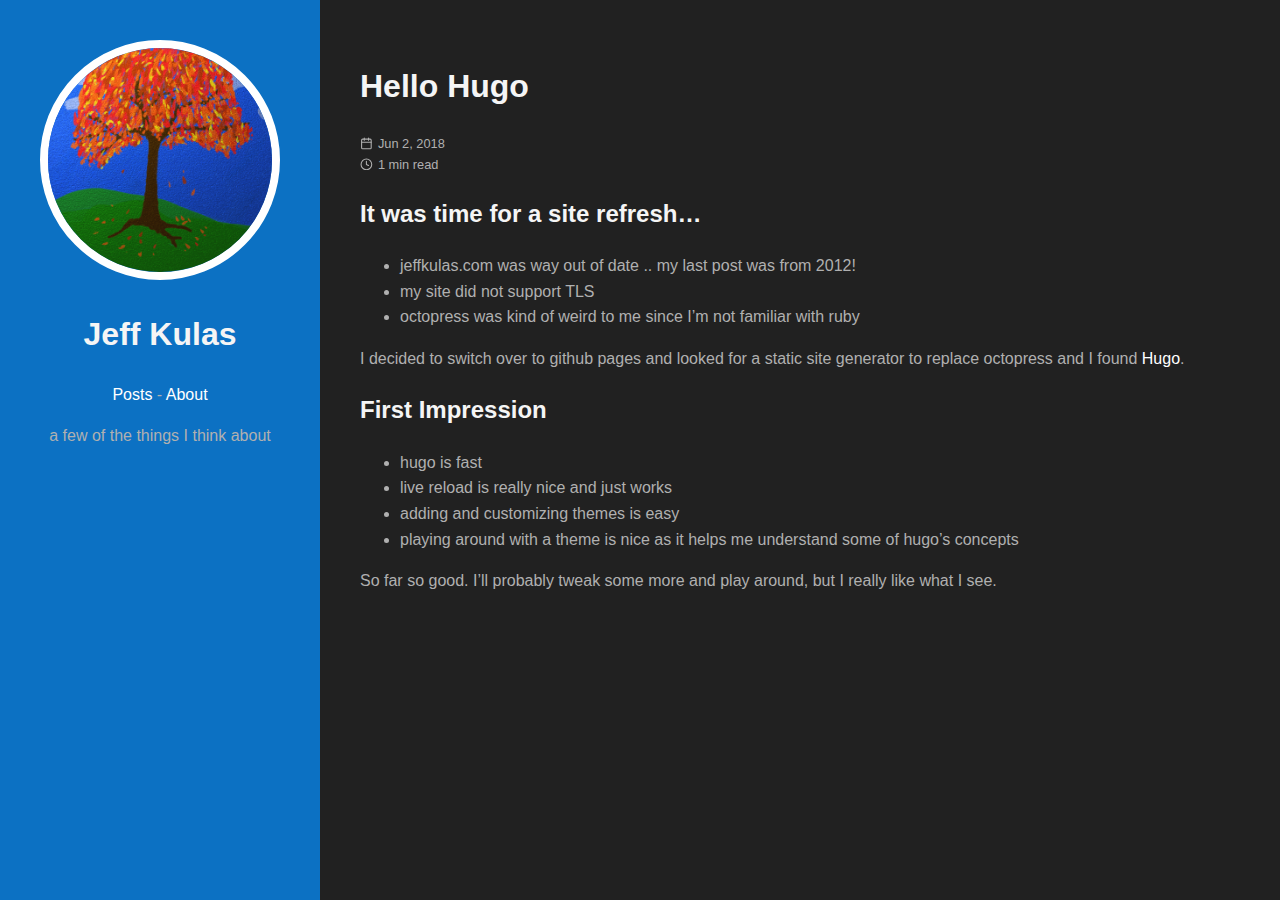
<file: posts/hello-hugo/index.html>
<!doctype html>
<html lang="en-us">
  <head>
    <title>Hello Hugo // Jeff Kulas</title>
    <link rel="shortcut icon" href="/favicon.png" />
    <meta charset="utf-8" />
    <meta name="generator" content="Hugo 0.92.2" />
    <meta name="viewport" content="width=device-width, initial-scale=1" />
    <meta name="author" content="Jeff Kulas" />
    <meta name="description" content="" />
    <link rel="stylesheet" href="/css/main.min.95625d1370452faa09dcc13a5a9e0a42950187732076dca0d13680999090d0a3.css" />

    
<script async src="https://www.googletagmanager.com/gtag/js?id=G-THB5V7F7KZ"></script>
<script>
var doNotTrack = false;
if (!doNotTrack) {
	window.dataLayer = window.dataLayer || [];
	function gtag(){dataLayer.push(arguments);}
	gtag('js', new Date());
	gtag('config', 'G-THB5V7F7KZ', { 'anonymize_ip': false });
}
</script>

    <meta name="twitter:card" content="summary"/>
<meta name="twitter:title" content="Hello Hugo"/>
<meta name="twitter:description" content="It was time for a site refresh&hellip;  jeffkulas.com was way out of date .. my last post was from 2012! my site did not support TLS octopress was kind of weird to me since I&rsquo;m not familiar with ruby  I decided to switch over to github pages and looked for a static site generator to replace octopress and I found Hugo.
First Impression  hugo is fast live reload is really nice and just works adding and customizing themes is easy playing around with a theme is nice as it helps me understand some of hugo&rsquo;s concepts  So far so good."/>

    <meta property="og:title" content="Hello Hugo" />
<meta property="og:description" content="It was time for a site refresh&hellip;  jeffkulas.com was way out of date .. my last post was from 2012! my site did not support TLS octopress was kind of weird to me since I&rsquo;m not familiar with ruby  I decided to switch over to github pages and looked for a static site generator to replace octopress and I found Hugo.
First Impression  hugo is fast live reload is really nice and just works adding and customizing themes is easy playing around with a theme is nice as it helps me understand some of hugo&rsquo;s concepts  So far so good." />
<meta property="og:type" content="article" />
<meta property="og:url" content="https://jeffkulas.com/posts/hello-hugo/" /><meta property="article:section" content="posts" />
<meta property="article:published_time" content="2018-06-02T21:24:31-07:00" />
<meta property="article:modified_time" content="2018-06-02T21:24:31-07:00" />



  </head>
  <body>
    <header class="app-header">
      <a href="https://jeffkulas.com/"><img class="app-header-avatar" src="/img/profilefalltree.png" alt="Jeff Kulas" /></a>
      <span class="app-header-title">Jeff Kulas</span>
      <nav class="app-header-menu">
          <a class="app-header-menu-item" href="/posts/">Posts</a>
             - 
          
          <a class="app-header-menu-item" href="/about/">About</a>
      </nav>
      <p>a few of the things I think about</p>
    </header>
    <main class="app-container">
      
  <article class="post">
    <header class="post-header">
      <h1 class ="post-title">Hello Hugo</h1>
      <div class="post-meta">
        <div>
          <svg viewBox="0 0 24 24" fill="none" stroke="currentColor" stroke-width="2" stroke-linecap="round" stroke-linejoin="round" class="icon icon-calendar">
  <title>calendar</title>
  <rect x="3" y="4" width="18" height="18" rx="2" ry="2"></rect><line x1="16" y1="2" x2="16" y2="6"></line><line x1="8" y1="2" x2="8" y2="6"></line><line x1="3" y1="10" x2="21" y2="10"></line>
</svg>
          Jun 2, 2018
        </div>
        <div>
          <svg viewBox="0 0 24 24" fill="none" stroke="currentColor" stroke-width="2" stroke-linecap="round" stroke-linejoin="round" class="icon icon-clock">
  <title>clock</title>
  <circle cx="12" cy="12" r="10"></circle><polyline points="12 6 12 12 16 14"></polyline>
</svg>
          1 min read
        </div>
      </div>
    </header>
    <div class="post-content">
      <h2 id="it-was-time-for-a-site-refresh">It was time for a site refresh&hellip;</h2>
<ul>
<li>jeffkulas.com was way out of date .. my last post was from 2012!</li>
<li>my site did not support TLS</li>
<li>octopress was kind of weird to me since I&rsquo;m not familiar with ruby</li>
</ul>
<p>I decided to switch over to github pages and looked for a static site generator to replace octopress and I found <a href="https://gohugo.io">Hugo</a>.</p>
<h2 id="first-impression">First Impression</h2>
<ul>
<li>hugo is fast</li>
<li>live reload is really nice and just works</li>
<li>adding and customizing themes is easy</li>
<li>playing around with a theme is nice as it helps me understand some of hugo&rsquo;s concepts</li>
</ul>
<p>So far so good. I&rsquo;ll probably tweak some more and play around, but I really like what I see.</p>

    </div>
    <div class="post-footer">
      
    </div>
  </article>

    </main>
  </body>
</html>
</file>
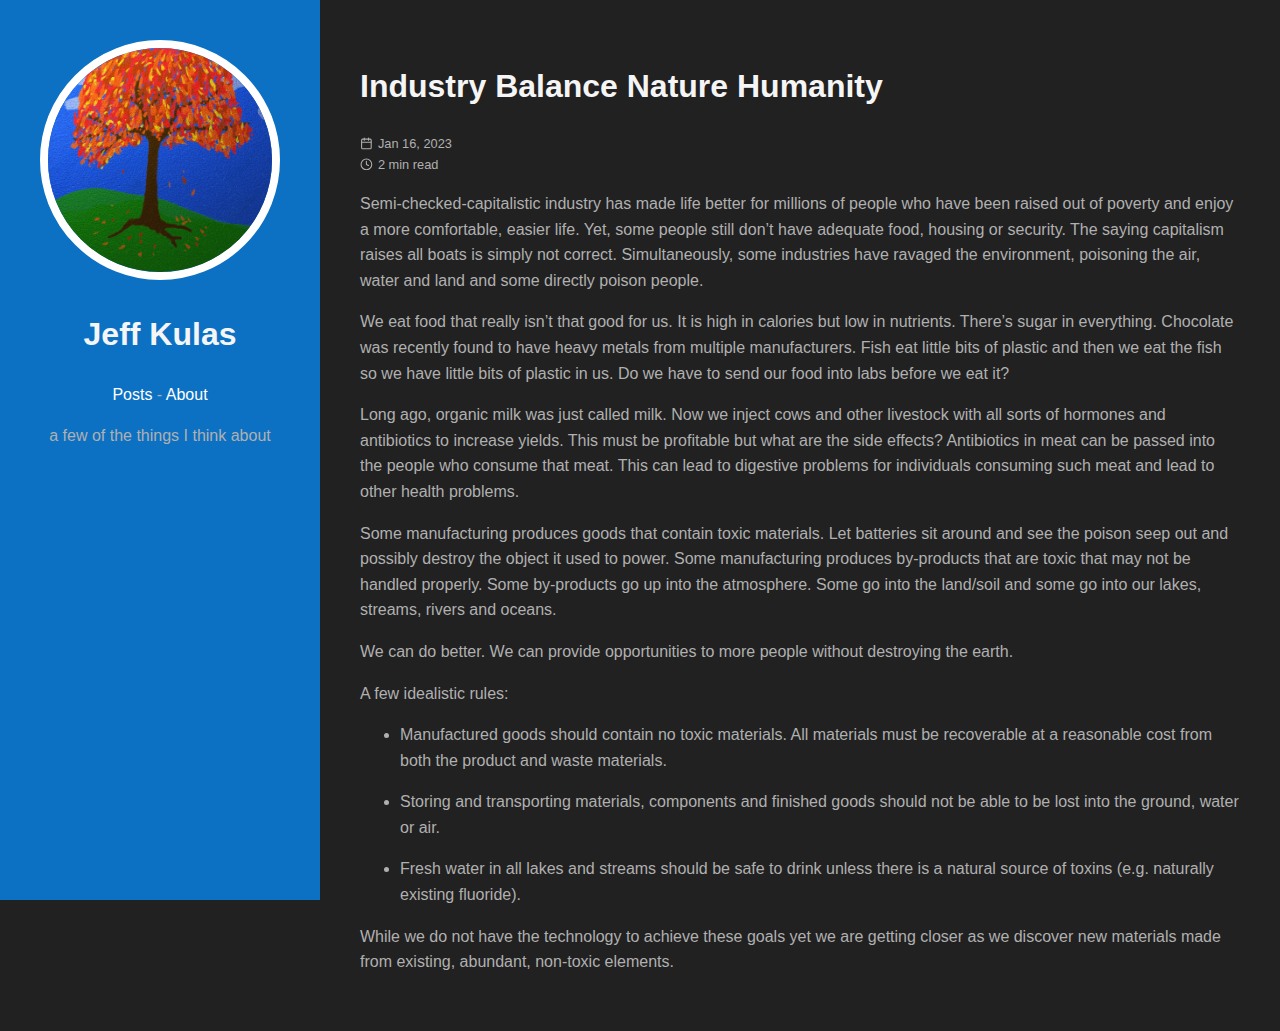
<file: posts/industry-balance-nature-humanity/index.html>
<!doctype html>
<html lang="en-us">
  <head>
    <title>Industry Balance Nature Humanity // Jeff Kulas</title>
    <link rel="shortcut icon" href="/favicon.png" />
    <meta charset="utf-8" />
    <meta name="generator" content="Hugo 0.92.2" />
    <meta name="viewport" content="width=device-width, initial-scale=1" />
    <meta name="author" content="Jeff Kulas" />
    <meta name="description" content="" />
    <link rel="stylesheet" href="/css/main.min.95625d1370452faa09dcc13a5a9e0a42950187732076dca0d13680999090d0a3.css" />

    
<script async src="https://www.googletagmanager.com/gtag/js?id=G-THB5V7F7KZ"></script>
<script>
var doNotTrack = false;
if (!doNotTrack) {
	window.dataLayer = window.dataLayer || [];
	function gtag(){dataLayer.push(arguments);}
	gtag('js', new Date());
	gtag('config', 'G-THB5V7F7KZ', { 'anonymize_ip': false });
}
</script>

    <meta name="twitter:card" content="summary"/>
<meta name="twitter:title" content="Industry Balance Nature Humanity"/>
<meta name="twitter:description" content="Semi-checked-capitalistic industry has made life better for millions of people who have been raised out of poverty and enjoy a more comfortable, easier life. Yet, some people still don’t have adequate food, housing or security. The saying capitalism raises all boats is simply not correct. Simultaneously, some industries have ravaged the environment, poisoning the air, water and land and some directly poison people.
We eat food that really isn’t that good for us."/>

    <meta property="og:title" content="Industry Balance Nature Humanity" />
<meta property="og:description" content="Semi-checked-capitalistic industry has made life better for millions of people who have been raised out of poverty and enjoy a more comfortable, easier life. Yet, some people still don’t have adequate food, housing or security. The saying capitalism raises all boats is simply not correct. Simultaneously, some industries have ravaged the environment, poisoning the air, water and land and some directly poison people.
We eat food that really isn’t that good for us." />
<meta property="og:type" content="article" />
<meta property="og:url" content="https://jeffkulas.com/posts/industry-balance-nature-humanity/" /><meta property="article:section" content="posts" />
<meta property="article:published_time" content="2023-01-16T16:17:17-08:00" />
<meta property="article:modified_time" content="2023-01-16T16:17:17-08:00" />



  </head>
  <body>
    <header class="app-header">
      <a href="https://jeffkulas.com/"><img class="app-header-avatar" src="/img/profilefalltree.png" alt="Jeff Kulas" /></a>
      <span class="app-header-title">Jeff Kulas</span>
      <nav class="app-header-menu">
          <a class="app-header-menu-item" href="/posts/">Posts</a>
             - 
          
          <a class="app-header-menu-item" href="/about/">About</a>
      </nav>
      <p>a few of the things I think about</p>
    </header>
    <main class="app-container">
      
  <article class="post">
    <header class="post-header">
      <h1 class ="post-title">Industry Balance Nature Humanity</h1>
      <div class="post-meta">
        <div>
          <svg viewBox="0 0 24 24" fill="none" stroke="currentColor" stroke-width="2" stroke-linecap="round" stroke-linejoin="round" class="icon icon-calendar">
  <title>calendar</title>
  <rect x="3" y="4" width="18" height="18" rx="2" ry="2"></rect><line x1="16" y1="2" x2="16" y2="6"></line><line x1="8" y1="2" x2="8" y2="6"></line><line x1="3" y1="10" x2="21" y2="10"></line>
</svg>
          Jan 16, 2023
        </div>
        <div>
          <svg viewBox="0 0 24 24" fill="none" stroke="currentColor" stroke-width="2" stroke-linecap="round" stroke-linejoin="round" class="icon icon-clock">
  <title>clock</title>
  <circle cx="12" cy="12" r="10"></circle><polyline points="12 6 12 12 16 14"></polyline>
</svg>
          2 min read
        </div>
      </div>
    </header>
    <div class="post-content">
      <p>Semi-checked-capitalistic industry has made life better for millions of people who have been raised out of poverty and enjoy a more comfortable, easier life. Yet, some people still don’t have adequate food,  housing or security. The saying capitalism raises all boats is simply not correct. Simultaneously, some industries have ravaged the environment, poisoning the air, water and land and some directly poison people.</p>
<p>We eat food that really isn’t that good for us. It is high in calories but low in nutrients. There’s sugar in everything. Chocolate was recently found to have heavy metals from multiple manufacturers. Fish eat little bits of plastic and then we eat the fish so we have little bits of plastic in us. Do we have to send our food into labs before we eat it?</p>
<p>Long ago, organic milk was just called milk. Now we inject cows and other livestock with all sorts of hormones and antibiotics to increase yields. This must be profitable but what are the side effects? Antibiotics in meat can be passed into the people who consume that meat. This can lead to digestive problems for individuals consuming such meat and lead to other health problems.</p>
<p>Some manufacturing produces goods that contain toxic materials. Let batteries sit around and see the poison seep out and possibly destroy the object it used to power. Some manufacturing produces by-products that are toxic that may not be handled properly. Some by-products go up into the atmosphere. Some go into the land/soil and some go into our lakes, streams, rivers and oceans.</p>
<p>We can do better. We can provide opportunities to more people without destroying the earth.</p>
<p>A few idealistic rules:</p>
<ul>
<li>
<p>Manufactured goods should contain no toxic materials. All materials must be recoverable at a reasonable cost from both the product and waste materials.</p>
</li>
<li>
<p>Storing and transporting materials, components and finished goods should not be able to be lost into the ground, water or air.</p>
</li>
<li>
<p>Fresh water in all lakes and streams should be safe to drink unless there is a natural source of toxins (e.g. naturally existing fluoride).</p>
</li>
</ul>
<p>While we do not have the technology to achieve these goals yet we are getting closer as we discover new materials made from existing, abundant, non-toxic elements.</p>

    </div>
    <div class="post-footer">
      
    </div>
  </article>

    </main>
  </body>
</html>
</file>
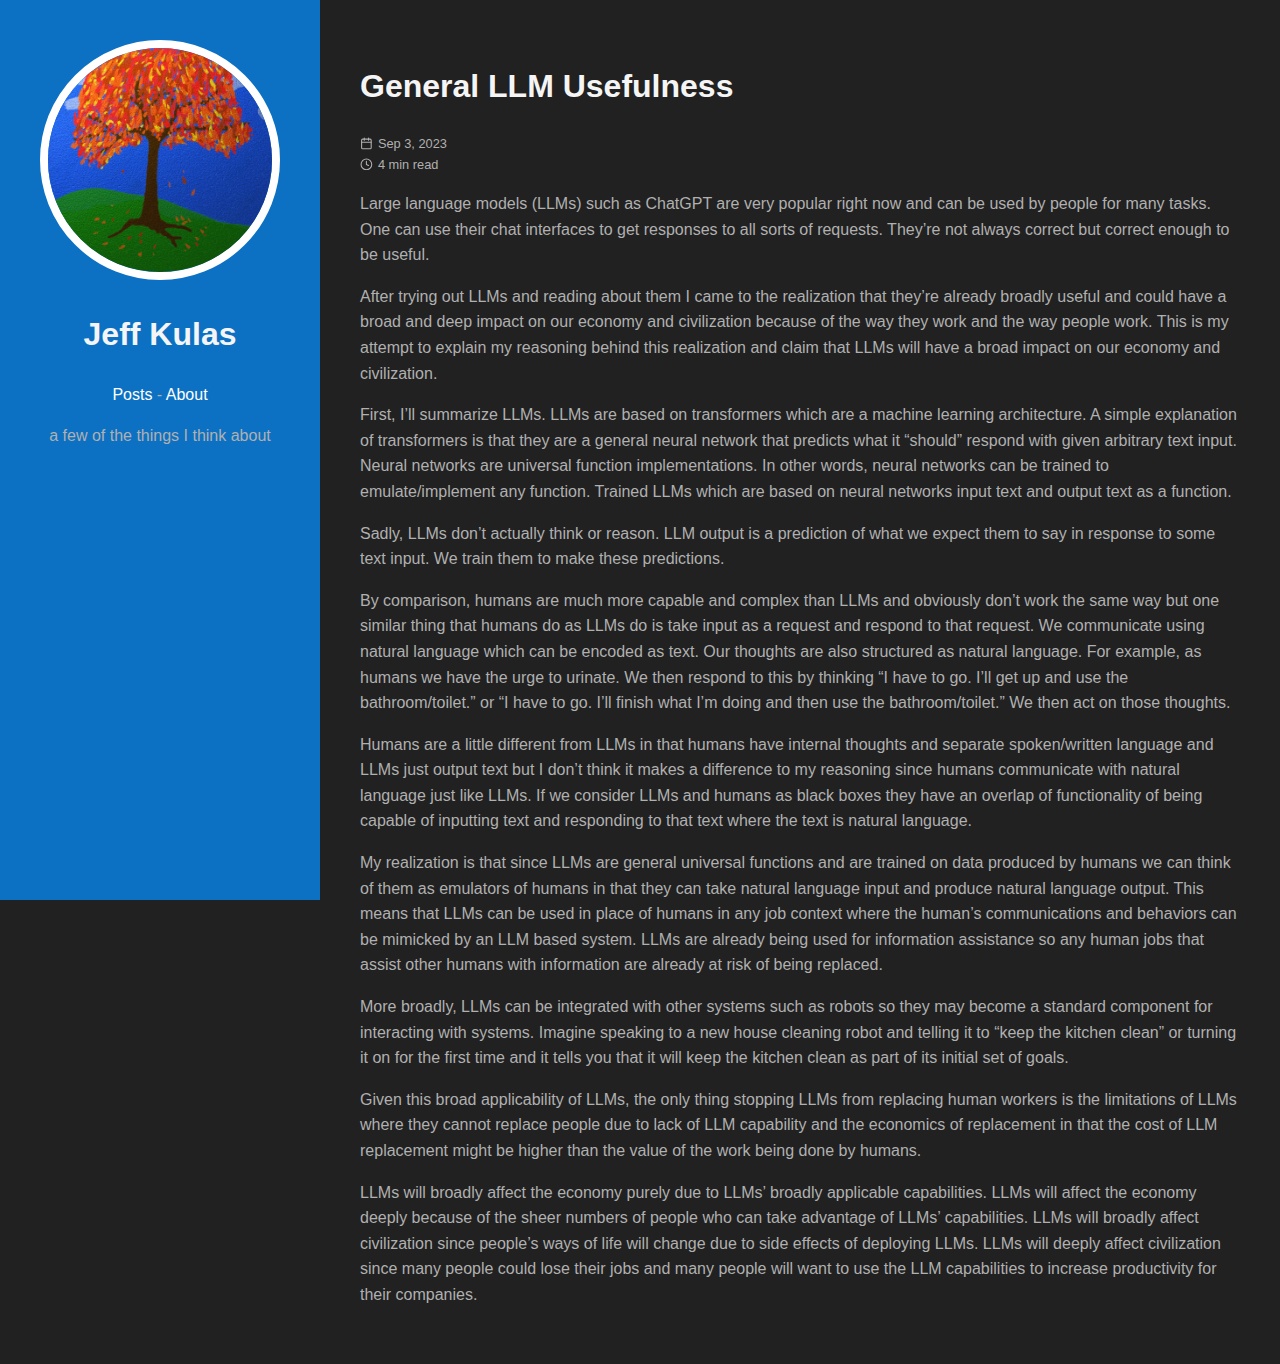
<file: posts/large-language-model/index.html>
<!doctype html>
<html lang="en-us">
  <head>
    <title>General LLM Usefulness // Jeff Kulas</title>
    <link rel="shortcut icon" href="/favicon.png" />
    <meta charset="utf-8" />
    <meta name="generator" content="Hugo 0.92.2" />
    <meta name="viewport" content="width=device-width, initial-scale=1" />
    <meta name="author" content="Jeff Kulas" />
    <meta name="description" content="" />
    <link rel="stylesheet" href="/css/main.min.95625d1370452faa09dcc13a5a9e0a42950187732076dca0d13680999090d0a3.css" />

    
<script async src="https://www.googletagmanager.com/gtag/js?id=G-THB5V7F7KZ"></script>
<script>
var doNotTrack = false;
if (!doNotTrack) {
	window.dataLayer = window.dataLayer || [];
	function gtag(){dataLayer.push(arguments);}
	gtag('js', new Date());
	gtag('config', 'G-THB5V7F7KZ', { 'anonymize_ip': false });
}
</script>

    <meta name="twitter:card" content="summary"/>
<meta name="twitter:title" content="General LLM Usefulness"/>
<meta name="twitter:description" content="Large language models (LLMs) such as ChatGPT are very popular right now and can be used by people for many tasks. One can use their chat interfaces to get responses to all sorts of requests. They’re not always correct but correct enough to be useful.
After trying out LLMs and reading about them I came to the realization that they’re already broadly useful and could have a broad and deep impact on our economy and civilization because of the way they work and the way people work."/>

    <meta property="og:title" content="General LLM Usefulness" />
<meta property="og:description" content="Large language models (LLMs) such as ChatGPT are very popular right now and can be used by people for many tasks. One can use their chat interfaces to get responses to all sorts of requests. They’re not always correct but correct enough to be useful.
After trying out LLMs and reading about them I came to the realization that they’re already broadly useful and could have a broad and deep impact on our economy and civilization because of the way they work and the way people work." />
<meta property="og:type" content="article" />
<meta property="og:url" content="https://jeffkulas.com/posts/large-language-model/" /><meta property="article:section" content="posts" />
<meta property="article:published_time" content="2023-09-03T19:09:34-07:00" />
<meta property="article:modified_time" content="2023-09-03T19:09:34-07:00" />



  </head>
  <body>
    <header class="app-header">
      <a href="https://jeffkulas.com/"><img class="app-header-avatar" src="/img/profilefalltree.png" alt="Jeff Kulas" /></a>
      <span class="app-header-title">Jeff Kulas</span>
      <nav class="app-header-menu">
          <a class="app-header-menu-item" href="/posts/">Posts</a>
             - 
          
          <a class="app-header-menu-item" href="/about/">About</a>
      </nav>
      <p>a few of the things I think about</p>
    </header>
    <main class="app-container">
      
  <article class="post">
    <header class="post-header">
      <h1 class ="post-title">General LLM Usefulness</h1>
      <div class="post-meta">
        <div>
          <svg viewBox="0 0 24 24" fill="none" stroke="currentColor" stroke-width="2" stroke-linecap="round" stroke-linejoin="round" class="icon icon-calendar">
  <title>calendar</title>
  <rect x="3" y="4" width="18" height="18" rx="2" ry="2"></rect><line x1="16" y1="2" x2="16" y2="6"></line><line x1="8" y1="2" x2="8" y2="6"></line><line x1="3" y1="10" x2="21" y2="10"></line>
</svg>
          Sep 3, 2023
        </div>
        <div>
          <svg viewBox="0 0 24 24" fill="none" stroke="currentColor" stroke-width="2" stroke-linecap="round" stroke-linejoin="round" class="icon icon-clock">
  <title>clock</title>
  <circle cx="12" cy="12" r="10"></circle><polyline points="12 6 12 12 16 14"></polyline>
</svg>
          4 min read
        </div>
      </div>
    </header>
    <div class="post-content">
      <p>Large language models (LLMs) such as ChatGPT are very popular right now and can be used by people for many tasks. One can use their chat interfaces to get responses to all sorts of requests. They’re not always correct but correct enough to be useful.</p>
<p>After trying out LLMs and reading about them I came to the realization that they’re already broadly useful and could have a broad and deep impact on our economy and civilization because of the way they work and the way people work. This is my attempt to explain my reasoning behind this realization and claim that LLMs will have a broad impact on our economy and civilization.</p>
<p>First, I’ll summarize LLMs. LLMs are based on transformers which are a machine learning architecture. A simple explanation of transformers is that they are a general neural network that predicts what it “should” respond with given arbitrary text input. Neural networks are universal function implementations. In other words, neural networks can be trained to emulate/implement any function. Trained LLMs which are based on neural networks input text and output text as a function.</p>
<p>Sadly, LLMs don’t actually think or reason. LLM output is a prediction of what we expect them to say in response to some text input. We train them to make these predictions.</p>
<p>By comparison, humans are much more capable and complex than LLMs and obviously don’t work the same way but one similar thing that humans do as LLMs do is take input as a request and respond to that request. We communicate using natural language which can be encoded as text. Our thoughts are also structured as natural language. For example, as humans we have the urge to urinate. We then respond to this by thinking “I have to go. I’ll get up and use the bathroom/toilet.” or “I have to go. I’ll finish what I’m doing and then use the bathroom/toilet.” We then act on those thoughts.</p>
<p>Humans are a little different from LLMs in that humans have internal thoughts and separate spoken/written language and LLMs just output text but I don’t think it makes a difference to my reasoning since humans communicate with natural language just like LLMs. If we consider LLMs and humans as black boxes they have an overlap of functionality of being capable of inputting text and responding to that text where the text is natural language.</p>
<p>My realization is that since LLMs are general universal functions and are trained on data produced by humans we can think of them as emulators of humans in that they can take natural language input and produce natural language output. This means that LLMs can be used in place of humans in any job context where the human’s communications and behaviors can be mimicked by an LLM based system. LLMs are already being used for information assistance so any human jobs that assist other humans with information are already at risk of being replaced.</p>
<p>More broadly, LLMs can be integrated with other systems such as robots so they may become a standard component for interacting with systems. Imagine speaking to a new house cleaning robot and telling it to “keep the kitchen clean” or turning it on for the first time and it tells you that it will keep the kitchen clean as part of its initial set of goals.</p>
<p>Given this broad applicability of LLMs, the only thing stopping LLMs from replacing human workers is the limitations of LLMs where they cannot replace people due to lack of LLM capability and the economics of replacement in that the cost of LLM replacement might be higher than the value of the work being done by humans.</p>
<p>LLMs will broadly affect the economy purely due to LLMs’ broadly applicable capabilities. LLMs will affect the economy deeply because of the sheer numbers of people who can take advantage of LLMs’ capabilities. LLMs will broadly affect civilization since people’s ways of life will change due to side effects of deploying LLMs. LLMs will deeply affect civilization since many people could lose their jobs and many people will want to use the LLM capabilities to increase productivity for their companies.</p>

    </div>
    <div class="post-footer">
      
    </div>
  </article>

    </main>
  </body>
</html>
</file>
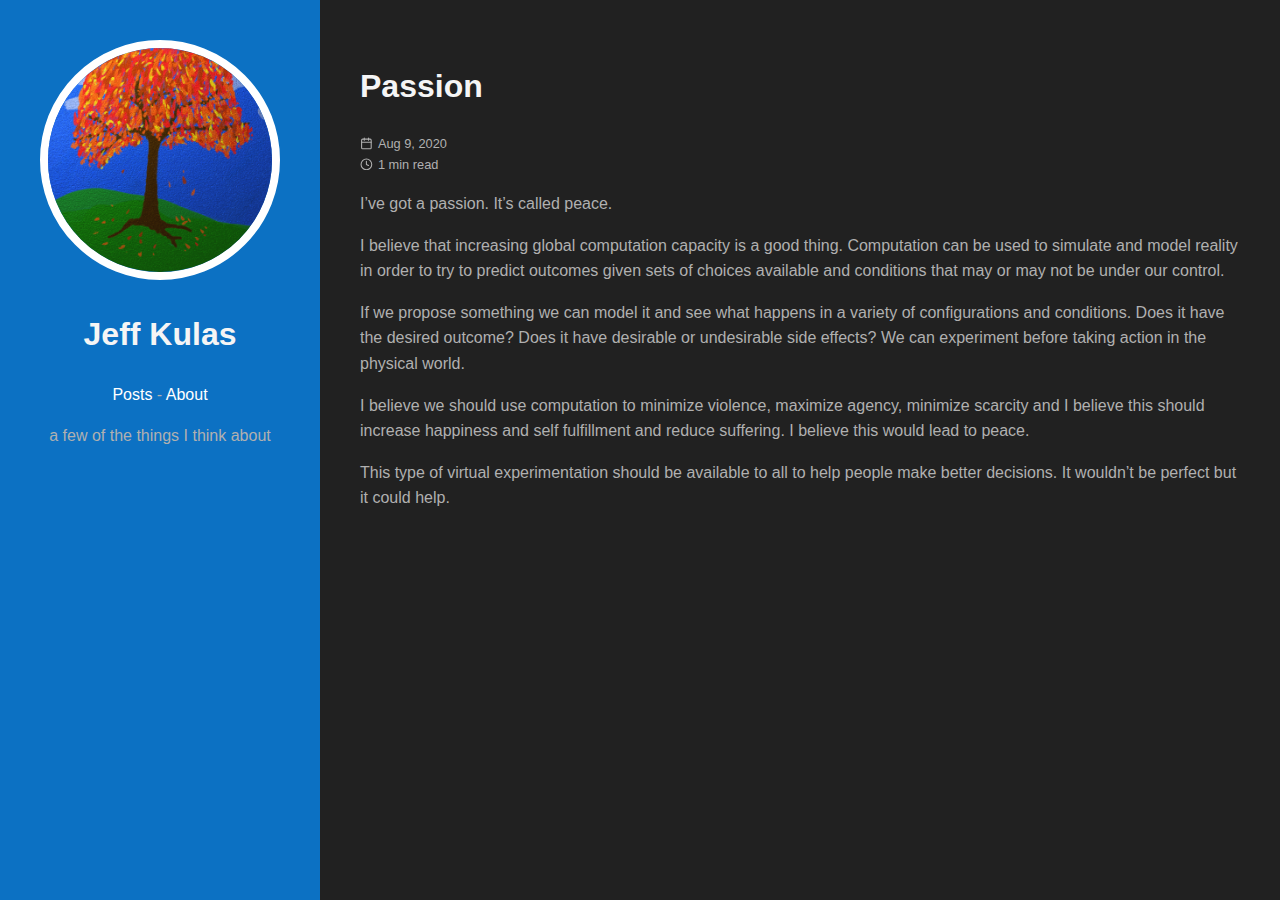
<file: posts/passion/index.html>
<!doctype html>
<html lang="en-us">
  <head>
    <title>Passion // Jeff Kulas</title>
    <link rel="shortcut icon" href="/favicon.png" />
    <meta charset="utf-8" />
    <meta name="generator" content="Hugo 0.92.2" />
    <meta name="viewport" content="width=device-width, initial-scale=1" />
    <meta name="author" content="Jeff Kulas" />
    <meta name="description" content="" />
    <link rel="stylesheet" href="/css/main.min.95625d1370452faa09dcc13a5a9e0a42950187732076dca0d13680999090d0a3.css" />

    
<script async src="https://www.googletagmanager.com/gtag/js?id=G-THB5V7F7KZ"></script>
<script>
var doNotTrack = false;
if (!doNotTrack) {
	window.dataLayer = window.dataLayer || [];
	function gtag(){dataLayer.push(arguments);}
	gtag('js', new Date());
	gtag('config', 'G-THB5V7F7KZ', { 'anonymize_ip': false });
}
</script>

    <meta name="twitter:card" content="summary"/>
<meta name="twitter:title" content="Passion"/>
<meta name="twitter:description" content="I’ve got a passion. It&rsquo;s called peace.
I believe that increasing global computation capacity is a good thing. Computation can be used to simulate and model reality in order to try to predict outcomes given sets of choices available and conditions that may or may not be under our control.
If we propose something we can model it and see what happens in a variety of configurations and conditions. Does it have the desired outcome?"/>

    <meta property="og:title" content="Passion" />
<meta property="og:description" content="I’ve got a passion. It&rsquo;s called peace.
I believe that increasing global computation capacity is a good thing. Computation can be used to simulate and model reality in order to try to predict outcomes given sets of choices available and conditions that may or may not be under our control.
If we propose something we can model it and see what happens in a variety of configurations and conditions. Does it have the desired outcome?" />
<meta property="og:type" content="article" />
<meta property="og:url" content="https://jeffkulas.com/posts/passion/" /><meta property="article:section" content="posts" />
<meta property="article:published_time" content="2020-08-09T23:41:11-07:00" />
<meta property="article:modified_time" content="2020-08-09T23:41:11-07:00" />



  </head>
  <body>
    <header class="app-header">
      <a href="https://jeffkulas.com/"><img class="app-header-avatar" src="/img/profilefalltree.png" alt="Jeff Kulas" /></a>
      <span class="app-header-title">Jeff Kulas</span>
      <nav class="app-header-menu">
          <a class="app-header-menu-item" href="/posts/">Posts</a>
             - 
          
          <a class="app-header-menu-item" href="/about/">About</a>
      </nav>
      <p>a few of the things I think about</p>
    </header>
    <main class="app-container">
      
  <article class="post">
    <header class="post-header">
      <h1 class ="post-title">Passion</h1>
      <div class="post-meta">
        <div>
          <svg viewBox="0 0 24 24" fill="none" stroke="currentColor" stroke-width="2" stroke-linecap="round" stroke-linejoin="round" class="icon icon-calendar">
  <title>calendar</title>
  <rect x="3" y="4" width="18" height="18" rx="2" ry="2"></rect><line x1="16" y1="2" x2="16" y2="6"></line><line x1="8" y1="2" x2="8" y2="6"></line><line x1="3" y1="10" x2="21" y2="10"></line>
</svg>
          Aug 9, 2020
        </div>
        <div>
          <svg viewBox="0 0 24 24" fill="none" stroke="currentColor" stroke-width="2" stroke-linecap="round" stroke-linejoin="round" class="icon icon-clock">
  <title>clock</title>
  <circle cx="12" cy="12" r="10"></circle><polyline points="12 6 12 12 16 14"></polyline>
</svg>
          1 min read
        </div>
      </div>
    </header>
    <div class="post-content">
      <p>I’ve got a passion. It&rsquo;s called peace.</p>
<p>I believe that increasing global computation capacity is a good thing. Computation can be used to simulate and model reality in order to try to predict outcomes given sets of choices available and conditions that may or may not be under our control.</p>
<p>If we propose something we can model it and see what happens in a variety of configurations and conditions. Does it have the desired outcome? Does it have desirable or undesirable side effects? We can experiment before taking action in the physical world.</p>
<p>I believe we should use computation to minimize violence, maximize agency, minimize scarcity and I believe this should increase happiness and self fulfillment and reduce suffering. I believe this would lead to peace.</p>
<p>This type of virtual experimentation should be available to all to help people make better decisions. It wouldn&rsquo;t be perfect but it could help.</p>

    </div>
    <div class="post-footer">
      
    </div>
  </article>

    </main>
  </body>
</html>
</file>
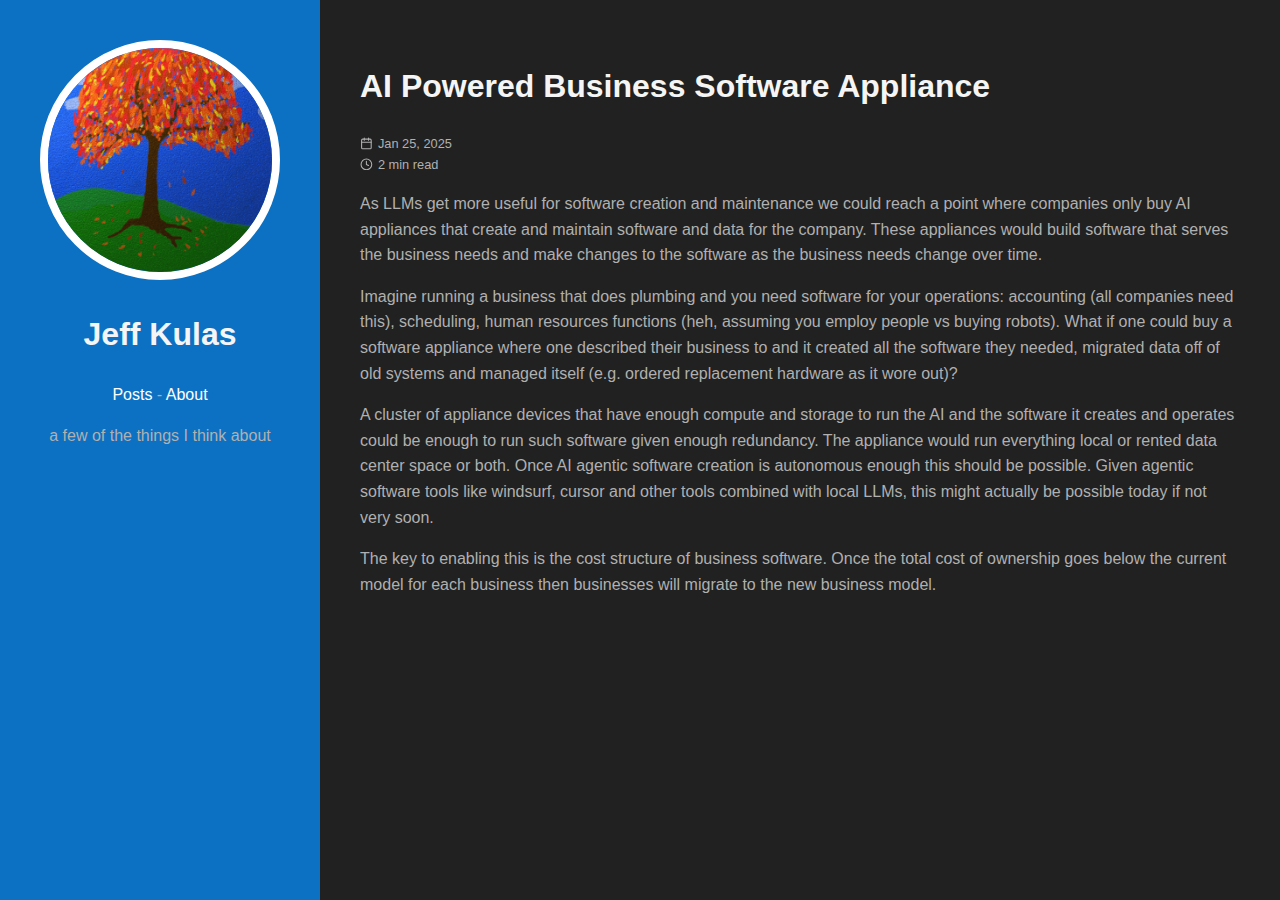
<file: posts/sofware-appliance/index.html>
<!doctype html>
<html lang="en-us">
  <head>
    <title>AI Powered Business Software Appliance // Jeff Kulas</title>
    <link rel="shortcut icon" href="/favicon.png" />
    <meta charset="utf-8" />
    <meta name="generator" content="Hugo 0.92.2" />
    <meta name="viewport" content="width=device-width, initial-scale=1" />
    <meta name="author" content="Jeff Kulas" />
    <meta name="description" content="" />
    <link rel="stylesheet" href="/css/main.min.95625d1370452faa09dcc13a5a9e0a42950187732076dca0d13680999090d0a3.css" />

    
<script async src="https://www.googletagmanager.com/gtag/js?id=G-THB5V7F7KZ"></script>
<script>
var doNotTrack = false;
if (!doNotTrack) {
	window.dataLayer = window.dataLayer || [];
	function gtag(){dataLayer.push(arguments);}
	gtag('js', new Date());
	gtag('config', 'G-THB5V7F7KZ', { 'anonymize_ip': false });
}
</script>

    <meta name="twitter:card" content="summary"/>
<meta name="twitter:title" content="AI Powered Business Software Appliance"/>
<meta name="twitter:description" content="As LLMs get more useful for software creation and maintenance we could reach a point where companies only buy AI appliances that create and maintain software and data for the company. These appliances would build software that serves the business needs and make changes to the software as the business needs change over time.
Imagine running a business that does plumbing and you need software for your operations: accounting (all companies need this), scheduling, human resources functions (heh, assuming you employ people vs buying robots)."/>

    <meta property="og:title" content="AI Powered Business Software Appliance" />
<meta property="og:description" content="As LLMs get more useful for software creation and maintenance we could reach a point where companies only buy AI appliances that create and maintain software and data for the company. These appliances would build software that serves the business needs and make changes to the software as the business needs change over time.
Imagine running a business that does plumbing and you need software for your operations: accounting (all companies need this), scheduling, human resources functions (heh, assuming you employ people vs buying robots)." />
<meta property="og:type" content="article" />
<meta property="og:url" content="https://jeffkulas.com/posts/sofware-appliance/" /><meta property="article:section" content="posts" />
<meta property="article:published_time" content="2025-01-25T15:52:26-08:00" />
<meta property="article:modified_time" content="2025-01-25T15:52:26-08:00" />



  </head>
  <body>
    <header class="app-header">
      <a href="https://jeffkulas.com/"><img class="app-header-avatar" src="/img/profilefalltree.png" alt="Jeff Kulas" /></a>
      <span class="app-header-title">Jeff Kulas</span>
      <nav class="app-header-menu">
          <a class="app-header-menu-item" href="/posts/">Posts</a>
             - 
          
          <a class="app-header-menu-item" href="/about/">About</a>
      </nav>
      <p>a few of the things I think about</p>
    </header>
    <main class="app-container">
      
  <article class="post">
    <header class="post-header">
      <h1 class ="post-title">AI Powered Business Software Appliance</h1>
      <div class="post-meta">
        <div>
          <svg viewBox="0 0 24 24" fill="none" stroke="currentColor" stroke-width="2" stroke-linecap="round" stroke-linejoin="round" class="icon icon-calendar">
  <title>calendar</title>
  <rect x="3" y="4" width="18" height="18" rx="2" ry="2"></rect><line x1="16" y1="2" x2="16" y2="6"></line><line x1="8" y1="2" x2="8" y2="6"></line><line x1="3" y1="10" x2="21" y2="10"></line>
</svg>
          Jan 25, 2025
        </div>
        <div>
          <svg viewBox="0 0 24 24" fill="none" stroke="currentColor" stroke-width="2" stroke-linecap="round" stroke-linejoin="round" class="icon icon-clock">
  <title>clock</title>
  <circle cx="12" cy="12" r="10"></circle><polyline points="12 6 12 12 16 14"></polyline>
</svg>
          2 min read
        </div>
      </div>
    </header>
    <div class="post-content">
      <p>As LLMs get more useful for software creation and maintenance we could reach a point where companies
only buy AI appliances that create and maintain software and data for the company.
These appliances would build software that serves the business needs and make changes to the software
as the business needs change over time.</p>
<p>Imagine running a business that does plumbing and you need software for your operations:
accounting (all companies need this), scheduling, human resources functions (heh, assuming you employ people vs buying robots).
What if one could buy a software appliance where one described their business to and it created all the software they needed,
migrated data off of old systems and managed itself (e.g. ordered replacement hardware as it wore out)?</p>
<p>A cluster of appliance devices that have enough compute and storage to run the AI and the software it creates
and operates could be enough to run such software given enough redundancy. The appliance would
run everything local or rented data center space or both.
Once AI agentic software creation is autonomous enough this should be possible.
Given agentic software tools like windsurf, cursor and other tools combined with local LLMs,
this might actually be possible today if not very soon.</p>
<p>The key to enabling this is the cost structure of business software.
Once the total cost of ownership goes below the current model for each business then businesses
will migrate to the new business model.</p>

    </div>
    <div class="post-footer">
      
    </div>
  </article>

    </main>
  </body>
</html>
</file>
<file: css/main.min.95625d1370452faa09dcc13a5a9e0a42950187732076dca0d13680999090d0a3.css>
*{box-sizing:border-box}html{line-height:1.6}body{margin:0;font-family:sans-serif;background:#212121;color:#b0b0b0}h1,h2,h3,h4,h5,h6{color:#f5f5f5}a{color:#fff;transition:color .35s;text-decoration:none}a:hover{color:#f5f5f5}code{font-family:monospace,monospace;font-size:1em;color:rgba(176,176,176,.8);text-size-adjust:100%;-ms-text-size-adjust:100%;-moz-text-size-adjust:100%;-webkit-text-size-adjust:100%}pre{font-size:1rem;line-height:1.2em;margin:0;overflow:auto}pre code{font-size:.8em}::selection{background:rgba(176,176,176,.25)}::-moz-selection{background:rgba(176,176,176,.25)}.app-header{padding:2.5em;background:#0c71c3;text-align:center}.app-header-avatar{width:15rem;height:15rem;border-radius:100%;border:.5rem solid #fff}.app-container{padding:2.5rem}.app-header-social{display:flex;align-items:center;justify-content:center;font-size:2em;color:#f5f5f5}.app-header-social a:not(:last-child){margin-right:.4em}.app-header-title{color:#f5f5f5;display:block;font-size:2em;margin:.67em 0;font-weight:700}@media(min-width:940px){.app-header{position:fixed;top:0;left:0;width:20rem;min-height:100vh}.app-container{max-width:65rem;margin-left:20rem}}.error-404{text-align:center}.error-404-title{text-transform:uppercase}.icon{display:inline-block;width:1em;height:1em;margin-top:-.125em}.pagination{display:block;list-style:none;padding:0;font-size:.8em;text-align:center;margin:3em 0}.page-item{display:inline-block}.page-item .page-link{display:flex;align-items:center;justify-content:center;width:1.8rem;height:1.8rem}.page-item.active .page-link{color:#f5f5f5;border-radius:2em;background:#fff}.post-title{color:#f5f5f5}.post-meta>div{display:flex;align-items:center;font-size:.8em}.post-meta>div>.icon{margin-right:.4em}.post-content>pre,.post-content .highlight{margin:1em 0}.post-content>pre,.post-content .highlight>pre,.post-content .highlight>div{border-left:.4em solid rgba(255,255,255,.8);padding:1em}.post-content blockquote{border-left:.4em solid rgba(255,255,255,.8);margin:1em 0;padding:.5em 1em;background:#0c71c3}.post-content blockquote p{margin:.5em 0}.post-content img{max-width:100%}.posts-list{padding:0}.posts-list-item{list-style:none;padding:.4em 0}.posts-list-item:not(:last-child){border-bottom:1px dashed rgba(255,255,255,.3)}.posts-list-item-description{display:flex;align-items:center;font-size:.8em}.posts-list-item-description>.icon{margin-right:.4em}.posts-list-item-separator{margin:0 .4em}.tag{display:inline-block;margin-right:.2em;padding:0 .6em;font-size:.9em;border-radius:.2em;white-space:nowrap;background:rgba(255,255,255,.1);transition:color .35s,background .35s}.tag:hover{transition:color .25s,background .05s;background:rgba(255,255,255,.3)}.tags-list{padding:0}.tags-list-item{display:flex;align-items:center;list-style:none;padding:.4em 0}.tags-list-item>.icon{margin-right:.4em}.tags-list-item:not(:last-child){border-bottom:1px dashed rgba(255,255,255,.3)}@media(min-width:450px){.tags-list{display:flex;flex-wrap:wrap}.tags-list-item{width:calc(50% - 1em)}.tags-list-item:nth-child(even){margin-left:1em}.tags-list-item:nth-last-child(2){border:none}}
</file>
